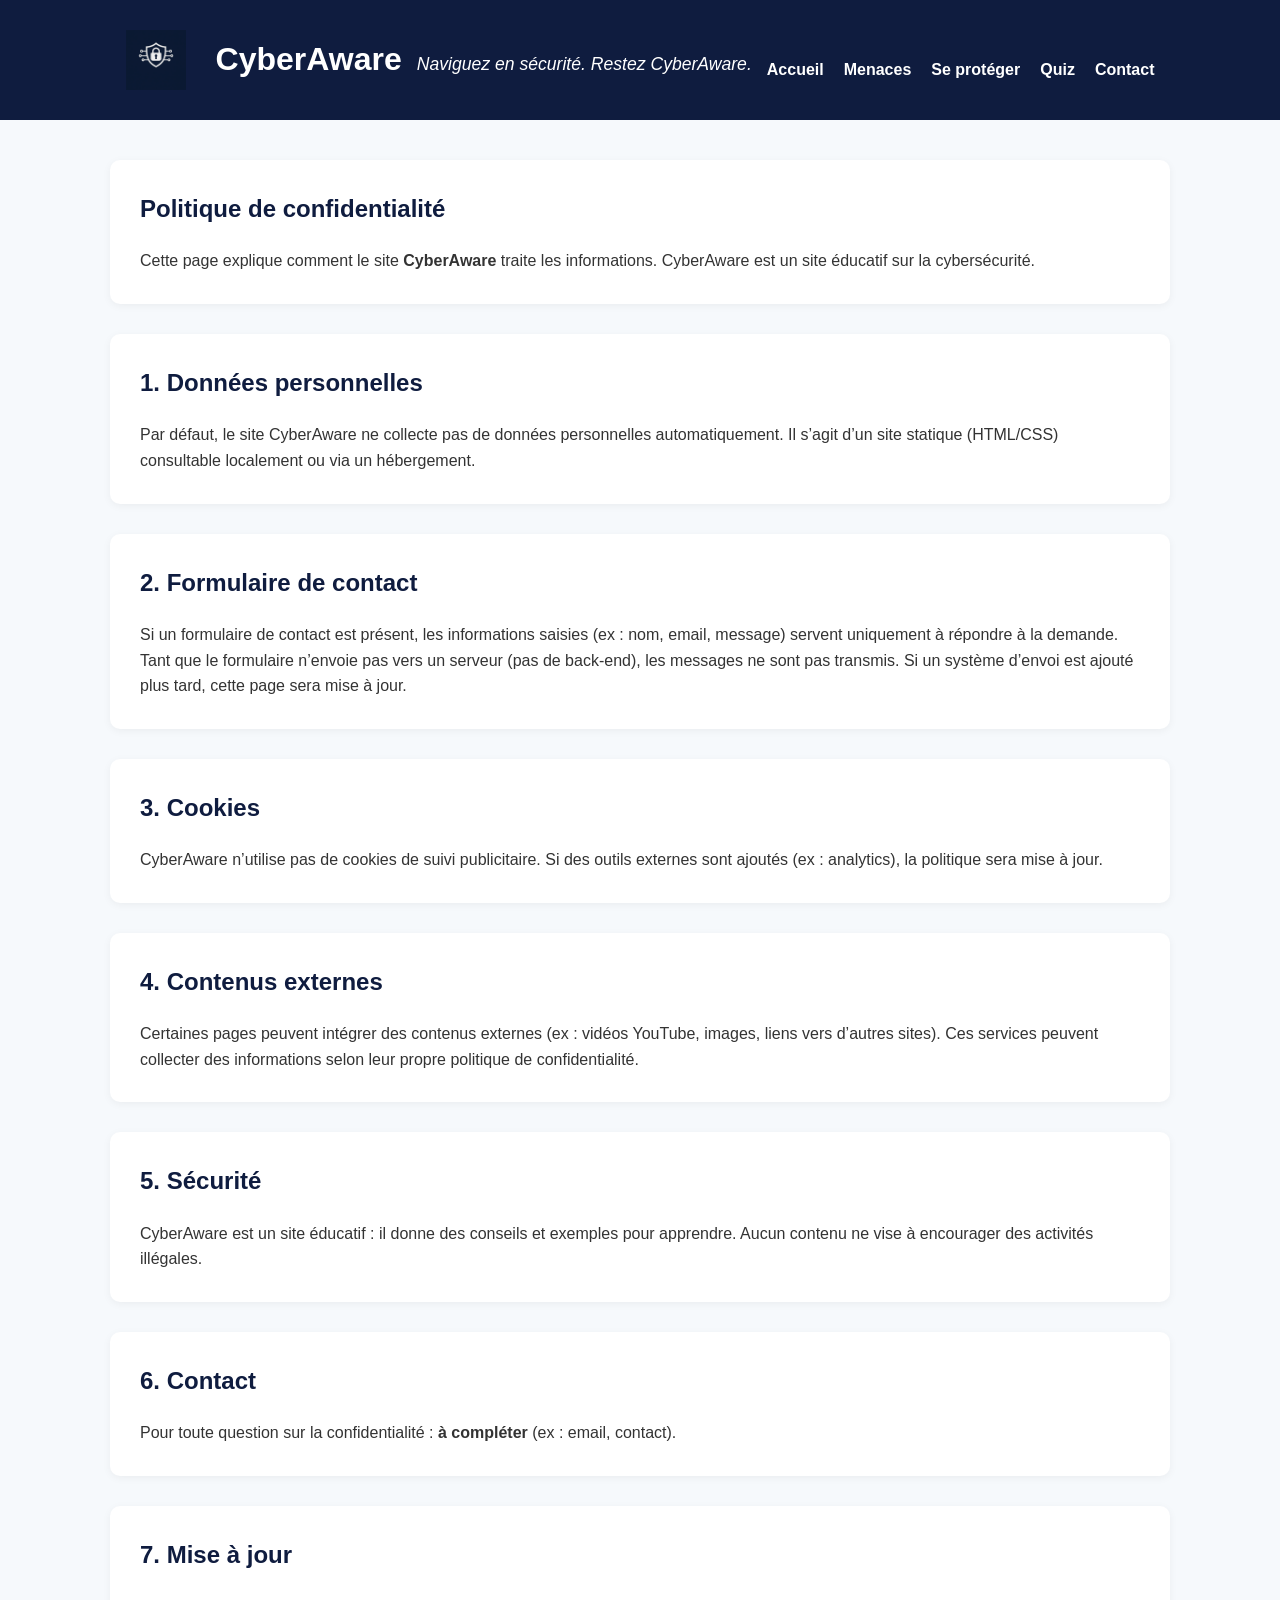
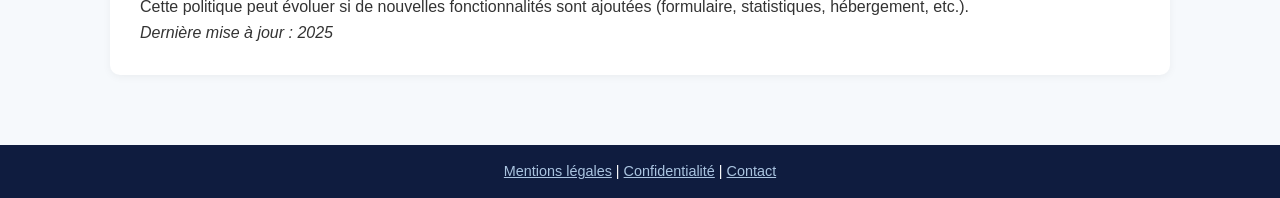
<file: Confidentialité.html>
<!DOCTYPE html>
<html lang="fr">
<head>
  <meta charset="UTF-8">
  <meta name="viewport" content="width=device-width, initial-scale=1.0">
  <title>Politique de confidentialité – CyberAware</title>
  <link rel="stylesheet" href="style.css">
</head>
<body>

<header>
  <img src="img/cyberl.png" alt="Logo CyberAware" class="logo">
  <h1>CyberAware</h1>
  <p class="slogan">Naviguez en sécurité. Restez CyberAware.</p>

  <nav>
    <ul>
      <li><a href="site.html">Accueil</a></li>
      <li><a href="menaces.html">Menaces</a></li>
      <li><a href="protection.html">Se protéger</a></li>
      <li><a href="quiz.html">Quiz</a></li>
      <li><a href="contact.html">Contact</a></li>
    </ul>
  </nav>
</header>

<main>
  <section class="intro">
    <h2>Politique de confidentialité</h2>
    <p>
      Cette page explique comment le site <strong>CyberAware</strong> traite les informations.
      CyberAware est un site éducatif sur la cybersécurité.
    </p>
  </section>

  <section>
    <h2>1. Données personnelles</h2>
    <p>
      Par défaut, le site CyberAware ne collecte pas de données personnelles automatiquement.
      Il s’agit d’un site statique (HTML/CSS) consultable localement ou via un hébergement.
    </p>
  </section>

  <section>
    <h2>2. Formulaire de contact</h2>
    <p>
      Si un formulaire de contact est présent, les informations saisies (ex : nom, email, message)
      servent uniquement à répondre à la demande.
    </p>
    <p>
      Tant que le formulaire n’envoie pas vers un serveur (pas de back-end), les messages ne sont pas transmis.
      Si un système d’envoi est ajouté plus tard, cette page sera mise à jour.
    </p>
  </section>

  <section>
    <h2>3. Cookies</h2>
    <p>
      CyberAware n’utilise pas de cookies de suivi publicitaire.
      Si des outils externes sont ajoutés (ex : analytics), la politique sera mise à jour.
    </p>
  </section>

  <section>
    <h2>4. Contenus externes</h2>
    <p>
      Certaines pages peuvent intégrer des contenus externes (ex : vidéos YouTube, images, liens vers d’autres sites).
      Ces services peuvent collecter des informations selon leur propre politique de confidentialité.
    </p>
  </section>

  <section>
    <h2>5. Sécurité</h2>
    <p>
      CyberAware est un site éducatif : il donne des conseils et exemples pour apprendre.
      Aucun contenu ne vise à encourager des activités illégales.
    </p>
  </section>

  <section>
    <h2>6. Contact</h2>
    <p>
      Pour toute question sur la confidentialité : <strong>à compléter</strong> (ex : email, contact).
    </p>
  </section>

  <section>
    <h2>7. Mise à jour</h2>
    <p>
      Cette politique peut évoluer si de nouvelles fonctionnalités sont ajoutées (formulaire, statistiques, hébergement, etc.).
    </p>
    <p><em>Dernière mise à jour : 2025</em></p>
  </section>
</main>

<footer>
    <a href="Mentions légales.html" style="color:#aac4e0;">Mentions légales</a> |
    <a href="Confidentialité.html" style="color:#aac4e0;">Confidentialité</a> |
    <a href="contact.html" style="color:#aac4e0;">Contact</a>
</footer>

</body>
</html>
</file>
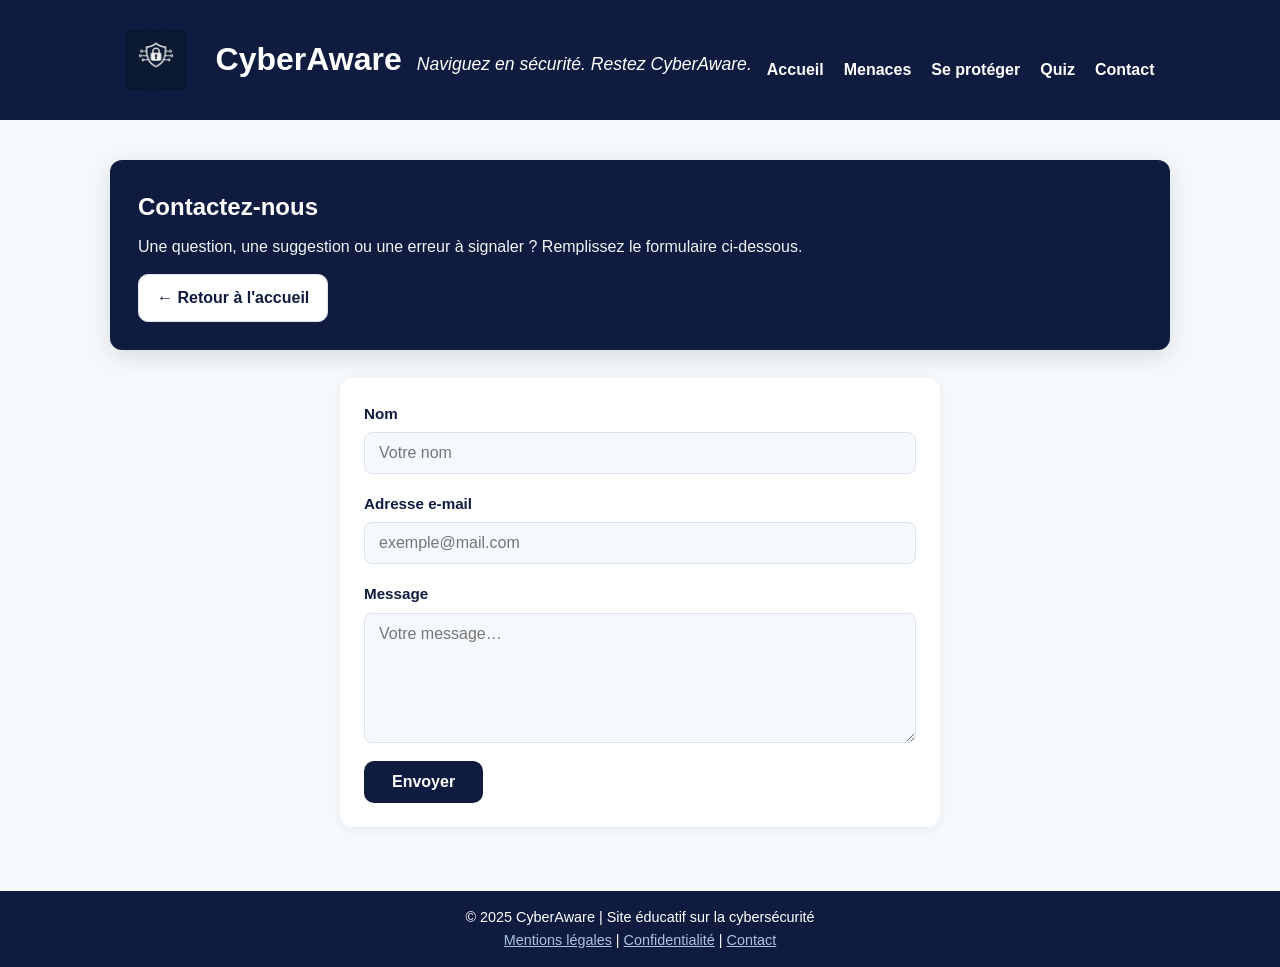
<file: contact.html>
<!DOCTYPE html>
<html lang="fr">
<head>
  <meta charset="UTF-8">
  <meta name="viewport" content="width=device-width, initial-scale=1.0">
  <title>Contact – CyberAware</title>
  <link rel="stylesheet" href="style.css">
  <style>
    .form-group {
      display: flex;
      flex-direction: column;
      gap: 6px;
      margin-bottom: 18px;
    }
    .form-group label {
      font-weight: 700;
      color: #0f1c3f;
      font-size: .95em;
    }
    .form-group input,
    .form-group textarea {
      padding: 11px 14px;
      border: 1.5px solid #dbe3ee;
      border-radius: 8px;
      font-size: 1em;
      font-family: inherit;
      background: #f6f9fc;
      color: #333;
      transition: border-color .2s ease, box-shadow .2s ease;
      outline: none;
    }
    .form-group input:focus,
    .form-group textarea:focus {
      border-color: #0b7dd1;
      box-shadow: 0 0 0 3px rgba(11,125,209,.12);
      background: #fff;
    }
    .form-group textarea { resize: vertical; min-height: 130px; }

    .btn-submit {
      background: #0f1c3f;
      color: #fff;
      padding: 12px 28px;
      border: none;
      border-radius: 10px;
      font-size: 1em;
      font-weight: 700;
      cursor: pointer;
      font-family: inherit;
      transition: background .2s ease, transform .15s ease;
    }
    .btn-submit:hover { background: #0b7dd1; transform: translateY(-1px); }

    .success-msg {
      display: none;
      background: #edfaf1;
      border: 1px solid #a3e6b8;
      border-radius: 10px;
      padding: 16px 20px;
      color: #1a7a3a;
      font-weight: 600;
    }
  </style>
</head>

<body>

<header>
  <img src="img/cyberl.png" alt="Logo CyberAware" class="logo">
  <h1>CyberAware</h1>
  <p class="slogan">Naviguez en sécurité. Restez CyberAware.</p>
  <nav>
    <ul>
      <li><a href="site.html">Accueil</a></li>
      <li><a href="menaces.html">Menaces</a></li>
      <li><a href="protection.html">Se protéger</a></li>
      <li><a href="quiz.html">Quiz</a></li>
      <li><a href="contact.html">Contact</a></li>
    </ul>
  </nav>
</header>

<main>

  <section class="section-hero">
    <h2>Contactez-nous</h2>
    <p>Une question, une suggestion ou une erreur à signaler ? Remplissez le formulaire ci-dessous.</p>
    <div class="cta-row">
      <a href="site.html" class="btn btn-ghost">← Retour à l'accueil</a>
    </div>
  </section>

  <section class="card" style="max-width:600px; margin-left:auto; margin-right:auto;">

    <div id="success_msg" class="success-msg">
      ✅ Message envoyé ! Nous vous répondrons rapidement.
    </div>

    <form id="contact_form" novalidate>

      <div class="form-group">
        <label for="name">Nom</label>
        <input id="name" name="name" type="text" placeholder="Votre nom" />
      </div>

      <div class="form-group">
        <label for="email">Adresse e-mail</label>
        <input id="email" name="email" type="email" placeholder="exemple@mail.com" />
      </div>

      <div class="form-group">
        <label for="message">Message</label>
        <textarea id="message" name="message" placeholder="Votre message…"></textarea>
      </div>

      <button type="submit" class="btn-submit">Envoyer</button>

    </form>

  </section>

</main>

<footer>
  <p>&copy; 2025 CyberAware | Site éducatif sur la cybersécurité</p>
  <p>
    <a href="Mentions légales.html" style="color:#aac4e0;">Mentions légales</a> |
    <a href="Confidentialité.html" style="color:#aac4e0;">Confidentialité</a> |
    <a href="contact.html" style="color:#aac4e0;">Contact</a>
  </p>
</footer>

<script>
  document.getElementById('contact_form').addEventListener('submit', function(e) {
    e.preventDefault();
    document.getElementById('contact_form').style.display = 'none';
    document.getElementById('success_msg').style.display = 'block';
  });
</script>

</body>
</html>
</file>
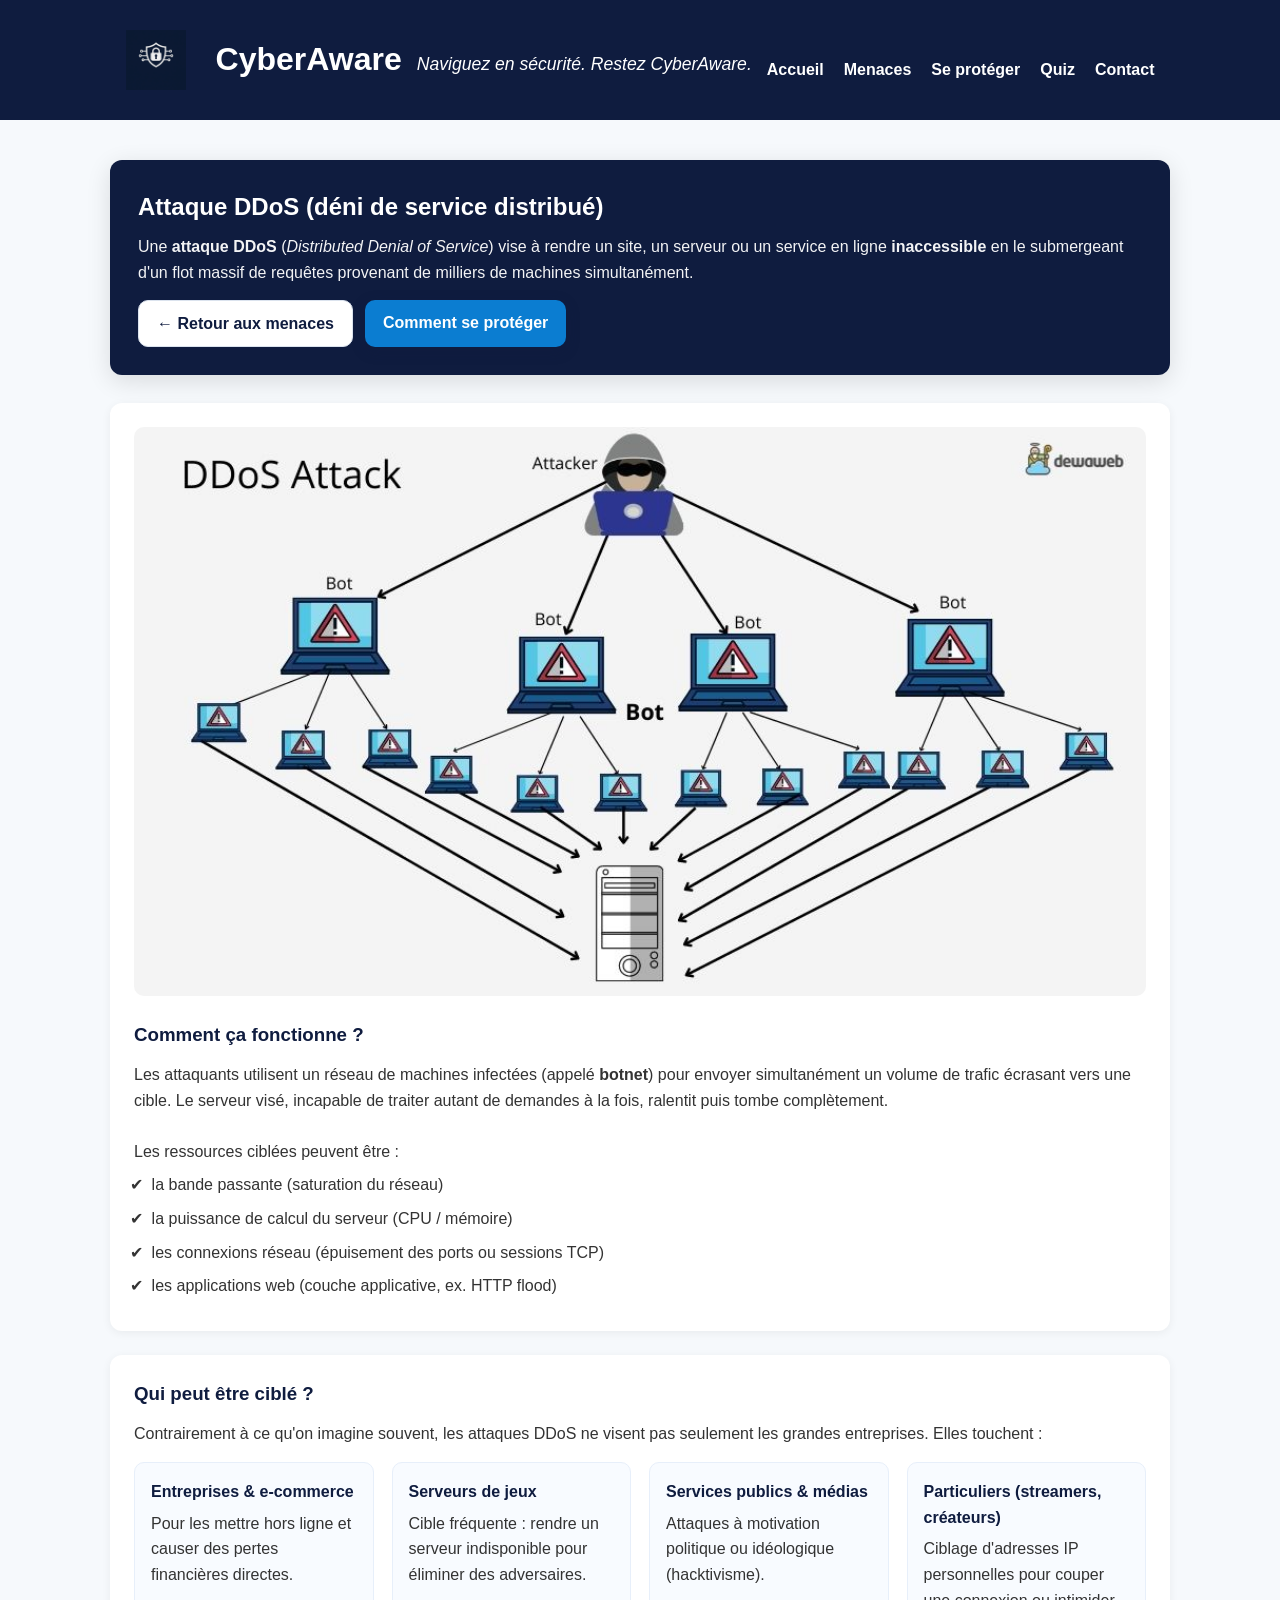
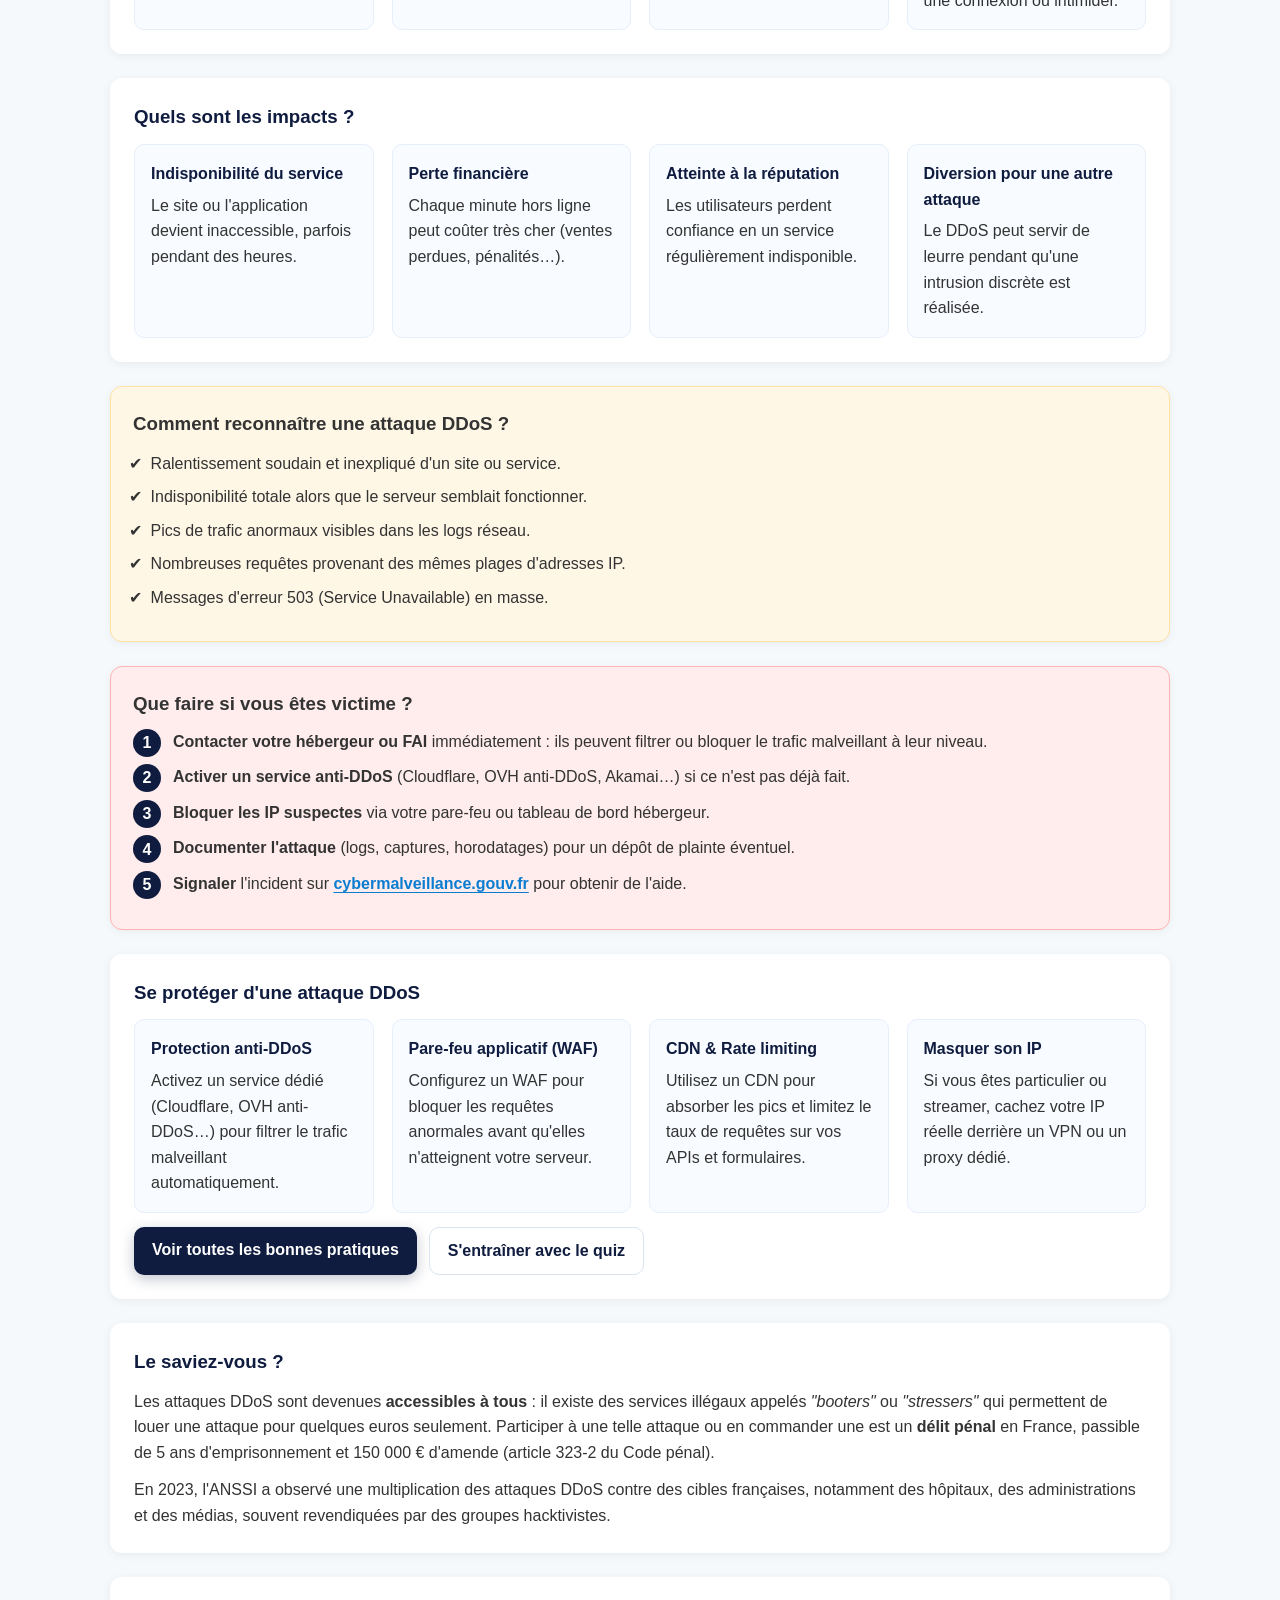
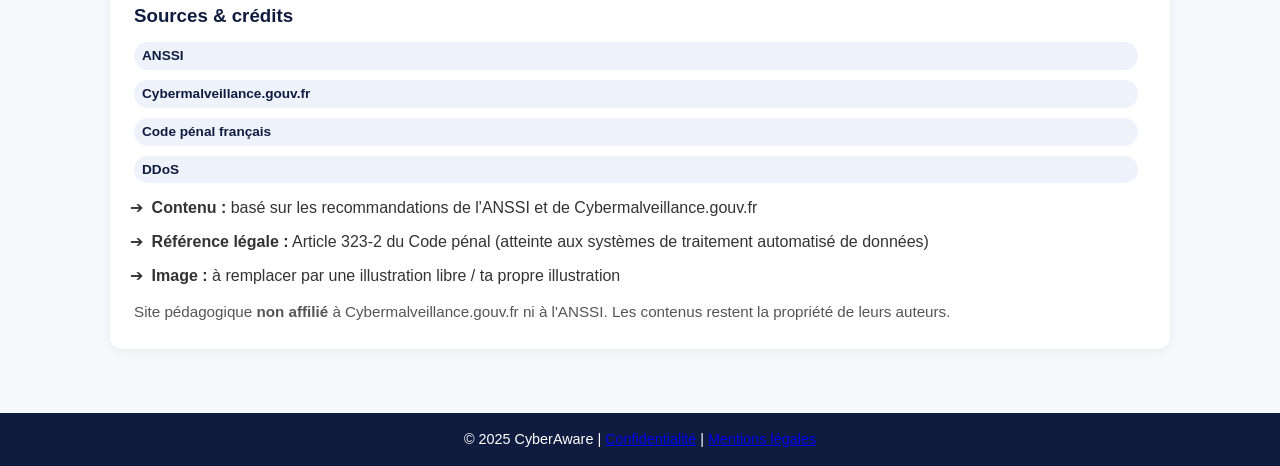
<file: ddos.html>
<!DOCTYPE html>
<html lang="fr">
<head>
  <meta charset="UTF-8">
  <meta name="viewport" content="width=device-width, initial-scale=1.0">
  <title>Attaque DDoS – CyberAware</title>
  <link rel="stylesheet" href="style.css">
</head>

<body>

<header>
  <img src="img/cyberl.png" alt="Logo CyberAware" class="logo">
  <h1>CyberAware</h1>
  <p class="slogan">Naviguez en sécurité. Restez CyberAware.</p>

  <nav>
    <ul>
      <li><a href="site.html">Accueil</a></li>
      <li><a href="menaces.html">Menaces</a></li>
      <li><a href="protection.html">Se protéger</a></li>
      <li><a href="quiz.html">Quiz</a></li>
      <li><a href="contact.html">Contact</a></li>
    </ul>
  </nav>
</header>

<main>

  <!-- HERO -->
  <section class="section-hero">
    <h2>Attaque DDoS (déni de service distribué)</h2>
    <p>
      Une <strong>attaque DDoS</strong> (<em>Distributed Denial of Service</em>) vise à rendre
      un site, un serveur ou un service en ligne <strong>inaccessible</strong> en le submergeant
      d'un flot massif de requêtes provenant de milliers de machines simultanément.
    </p>

    <div class="cta-row">
      <a href="menaces.html" class="btn btn-ghost">← Retour aux menaces</a>
      <a href="protection.html" class="btn btn-secondary">Comment se protéger</a>
    </div>
  </section>

  <!-- CONTENU PRINCIPAL -->
  <section class="card">
    <div class="card-media">
      <img src="img/ddos.png" alt="Illustration d'une attaque DDoS">
    </div>

    <div class="card-body">
      <h3>Comment ça fonctionne ?</h3>
      <p>
        Les attaquants utilisent un réseau de machines infectées (appelé <strong>botnet</strong>)
        pour envoyer simultanément un volume de trafic écrasant vers une cible.
        Le serveur visé, incapable de traiter autant de demandes à la fois, ralentit
        puis tombe complètement.
      </p>
      <br>
      <p>Les ressources ciblées peuvent être :</p>

      <ul class="list-check">
        <li>la bande passante (saturation du réseau)</li>
        <li>la puissance de calcul du serveur (CPU / mémoire)</li>
        <li>les connexions réseau (épuisement des ports ou sessions TCP)</li>
        <li>les applications web (couche applicative, ex. HTTP flood)</li>
      </ul>
    </div>
  </section>

  <!-- QUI EST CIBLÉ -->
  <section class="card">
    <h3>Qui peut être ciblé ?</h3>
    <p style="margin-bottom:16px;">
      Contrairement à ce qu'on imagine souvent, les attaques DDoS ne visent pas seulement
      les grandes entreprises. Elles touchent :
    </p>

    <div class="tips-grid">
      <div class="tip">
        <h4>Entreprises & e-commerce</h4>
        <p>Pour les mettre hors ligne et causer des pertes financières directes.</p>
      </div>

      <div class="tip">
        <h4>Serveurs de jeux</h4>
        <p>Cible fréquente : rendre un serveur indisponible pour éliminer des adversaires.</p>
      </div>

      <div class="tip">
        <h4>Services publics & médias</h4>
        <p>Attaques à motivation politique ou idéologique (hacktivisme).</p>
      </div>

      <div class="tip">
        <h4>Particuliers (streamers, créateurs)</h4>
        <p>Ciblage d'adresses IP personnelles pour couper une connexion ou intimider.</p>
      </div>
    </div>
  </section>

  <!-- RISQUES -->
  <section class="card">
    <h3>Quels sont les impacts ?</h3>

    <div class="tips-grid">
      <div class="tip">
        <h4>Indisponibilité du service</h4>
        <p>Le site ou l'application devient inaccessible, parfois pendant des heures.</p>
      </div>

      <div class="tip">
        <h4>Perte financière</h4>
        <p>Chaque minute hors ligne peut coûter très cher (ventes perdues, pénalités…).</p>
      </div>

      <div class="tip">
        <h4>Atteinte à la réputation</h4>
        <p>Les utilisateurs perdent confiance en un service régulièrement indisponible.</p>
      </div>

      <div class="tip">
        <h4>Diversion pour une autre attaque</h4>
        <p>Le DDoS peut servir de leurre pendant qu'une intrusion discrète est réalisée.</p>
      </div>
    </div>
  </section>

  <!-- COMMENT DÉTECTER -->
  <section class="alert alert-warning">
    <h3>Comment reconnaître une attaque DDoS ?</h3>

    <ul class="list-check" style="margin-top:12px;">
      <li>Ralentissement soudain et inexpliqué d'un site ou service.</li>
      <li>Indisponibilité totale alors que le serveur semblait fonctionner.</li>
      <li>Pics de trafic anormaux visibles dans les logs réseau.</li>
      <li>Nombreuses requêtes provenant des mêmes plages d'adresses IP.</li>
      <li>Messages d'erreur 503 (Service Unavailable) en masse.</li>
    </ul>
  </section>

  <!-- QUE FAIRE -->
  <section class="alert alert-danger">
    <h3>Que faire si vous êtes victime ?</h3>

    <ol class="steps">
      <li><strong>Contacter votre hébergeur ou FAI</strong> immédiatement : ils peuvent filtrer ou bloquer le trafic malveillant à leur niveau.</li>
      <li><strong>Activer un service anti-DDoS</strong> (Cloudflare, OVH anti-DDoS, Akamai…) si ce n'est pas déjà fait.</li>
      <li><strong>Bloquer les IP suspectes</strong> via votre pare-feu ou tableau de bord hébergeur.</li>
      <li><strong>Documenter l'attaque</strong> (logs, captures, horodatages) pour un dépôt de plainte éventuel.</li>
      <li><strong>Signaler</strong> l'incident sur <a href="https://www.cybermalveillance.gouv.fr" target="_blank" rel="noopener" class="source-link">cybermalveillance.gouv.fr</a> pour obtenir de l'aide.</li>
    </ol>
  </section>

  <!-- BONNES PRATIQUES -->
  <section class="card">
    <h3>Se protéger d'une attaque DDoS</h3>
    <div class="tips-grid">
      <div class="tip">
        <h4>Protection anti-DDoS</h4>
        <p>Activez un service dédié (Cloudflare, OVH anti-DDoS…) pour filtrer le trafic malveillant automatiquement.</p>
      </div>
      <div class="tip">
        <h4>Pare-feu applicatif (WAF)</h4>
        <p>Configurez un WAF pour bloquer les requêtes anormales avant qu'elles n'atteignent votre serveur.</p>
      </div>
      <div class="tip">
        <h4>CDN & Rate limiting</h4>
        <p>Utilisez un CDN pour absorber les pics et limitez le taux de requêtes sur vos APIs et formulaires.</p>
      </div>
      <div class="tip">
        <h4>Masquer son IP</h4>
        <p>Si vous êtes particulier ou streamer, cachez votre IP réelle derrière un VPN ou un proxy dédié.</p>
      </div>
    </div>
    <div class="cta-row">
      <a class="btn" href="protection.html">Voir toutes les bonnes pratiques</a>
      <a class="btn btn-ghost" href="quiz.html">S'entraîner avec le quiz</a>
    </div>
  </section>

  <!-- LE SAVIEZ-VOUS -->
  <section class="card">
    <h3>Le saviez-vous ?</h3>
    <p style="margin-bottom:12px;">
      Les attaques DDoS sont devenues <strong>accessibles à tous</strong> : il existe des services illégaux
      appelés <em>"booters"</em> ou <em>"stressers"</em> qui permettent de louer une attaque pour
      quelques euros seulement. Participer à une telle attaque ou en commander une est un
      <strong>délit pénal</strong> en France, passible de 5 ans d'emprisonnement et 150 000 € d'amende
      (article 323-2 du Code pénal).
    </p>
    <p>
      En 2023, l'ANSSI a observé une multiplication des attaques DDoS contre des cibles françaises,
      notamment des hôpitaux, des administrations et des médias, souvent revendiquées par des groupes hacktivistes.
    </p>
  </section>

  <!-- SOURCES -->
  <section class="card" aria-label="Sources et crédits">
    <h3 style="color:#0f1c3f; margin-bottom:12px;">Sources & crédits</h3>

    <div class="chips" style="margin-bottom:12px;">
      <span class="chip">ANSSI</span>
      <span class="chip">Cybermalveillance.gouv.fr</span>
      <span class="chip">Code pénal français</span>
      <span class="chip">DDoS</span>
    </div>

    <ul class="list-arrow">
      <li><strong>Contenu :</strong> basé sur les recommandations de l'ANSSI et de Cybermalveillance.gouv.fr</li>
      <li><strong>Référence légale :</strong> Article 323-2 du Code pénal (atteinte aux systèmes de traitement automatisé de données)</li>
      <li><strong>Image :</strong> à remplacer par une illustration libre / ta propre illustration</li>
    </ul>

    <p class="source-note">
      Site pédagogique <strong>non affilié</strong> à Cybermalveillance.gouv.fr ni à l'ANSSI.
      Les contenus restent la propriété de leurs auteurs.
    </p>
  </section>

</main>

<footer>
  <p>
    &copy; 2025 CyberAware |
    <a href="Confidentialité.html">Confidentialité</a> |
    <a href="Mentions légales.html">Mentions légales</a>
  </p>
</footer>

</body>
</html>
</file>
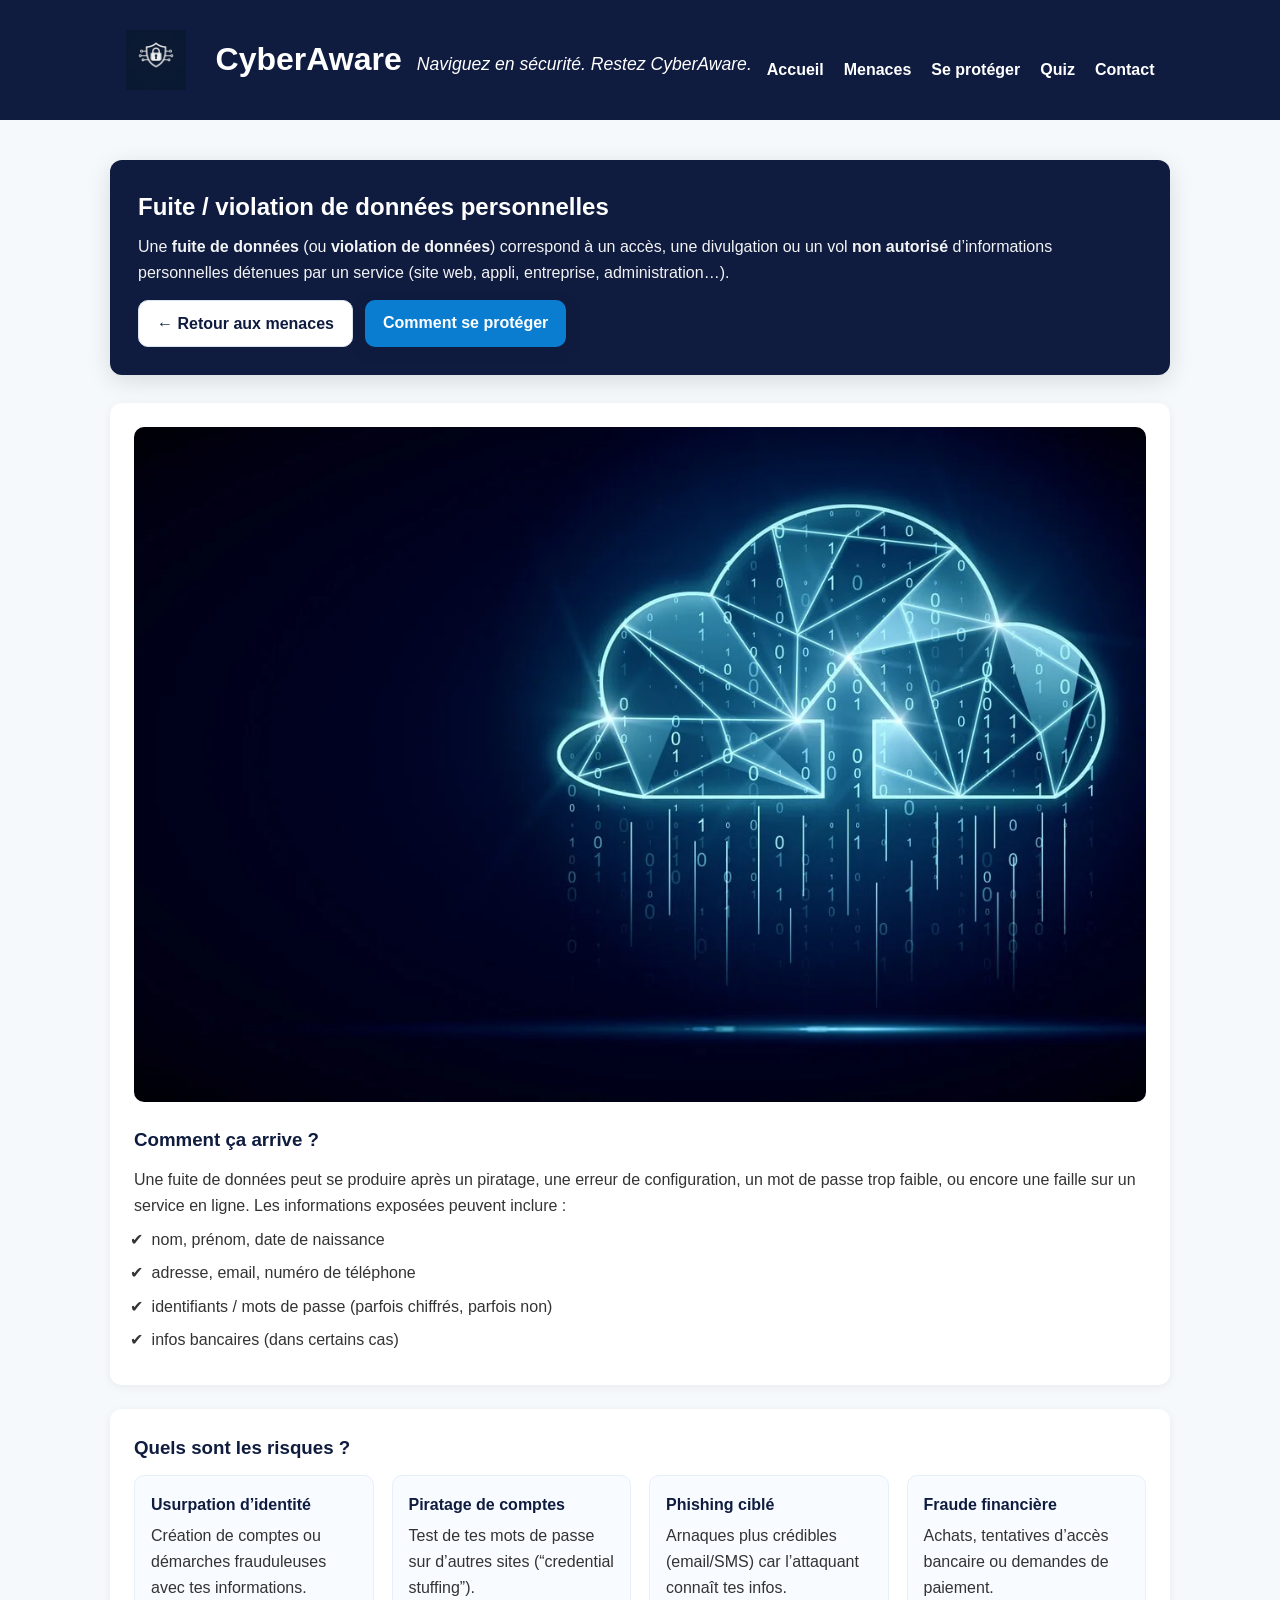
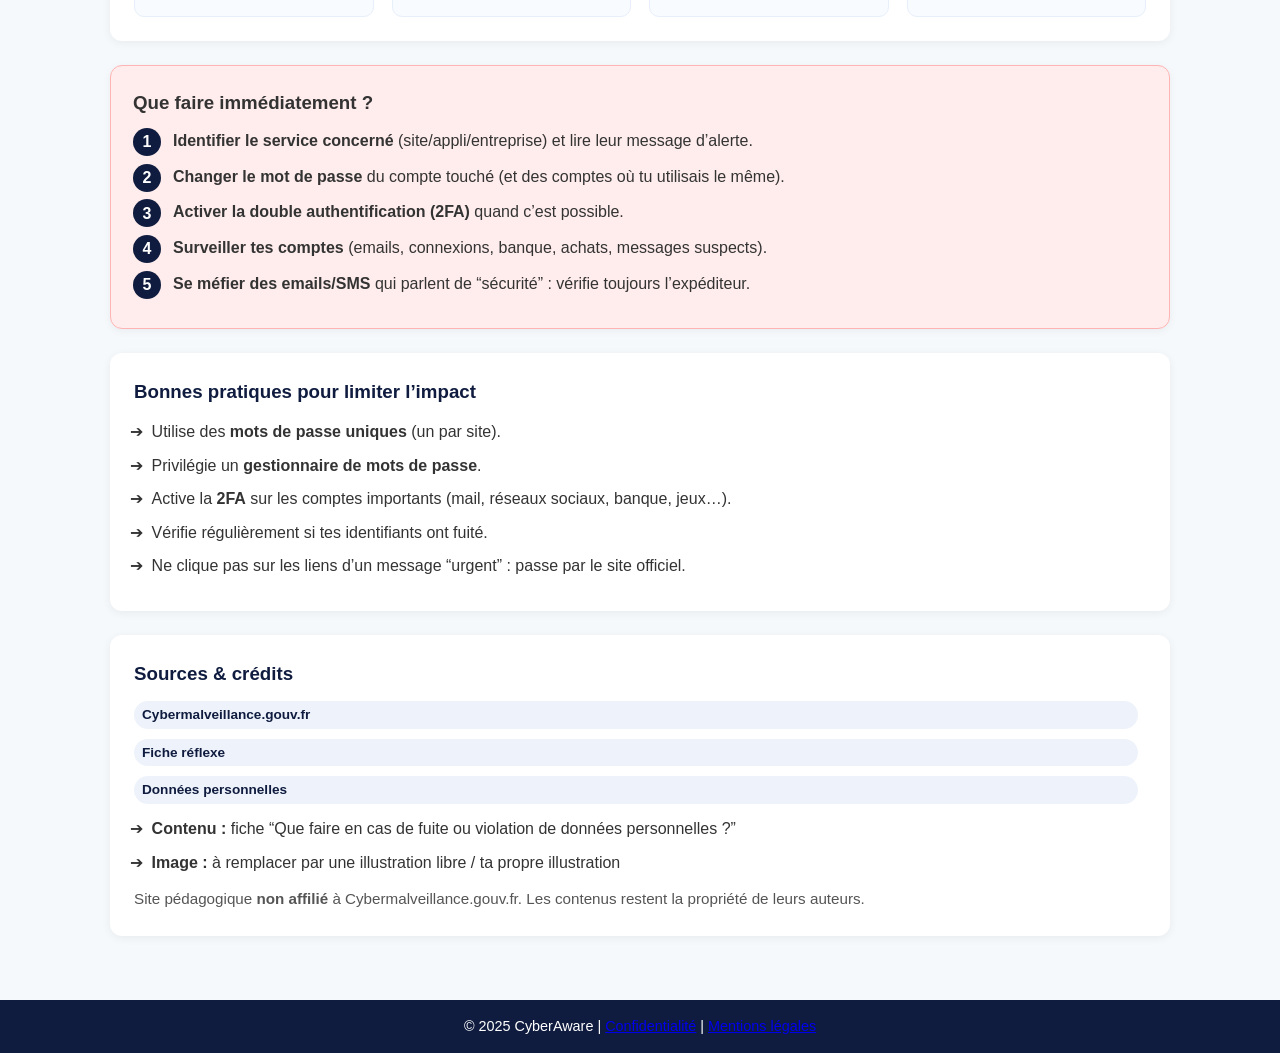
<file: fuite données personnelles.html>
<!DOCTYPE html>
<html lang="fr">
<head>
  <meta charset="UTF-8">
  <meta name="viewport" content="width=device-width, initial-scale=1.0">
  <title>Fuite de données – CyberAware</title>
  <link rel="stylesheet" href="style.css">
</head>

<body>

<header>
  <img src="img/cyberl.png" alt="Logo CyberAware" class="logo">
  <h1>CyberAware</h1>
  <p class="slogan">Naviguez en sécurité. Restez CyberAware.</p>

  <nav>
    <ul>
      <li><a href="site.html">Accueil</a></li>
      <li><a href="menaces.html">Menaces</a></li>
      <li><a href="protection.html">Se protéger</a></li>
      <li><a href="quiz.html">Quiz</a></li>
      <li><a href="contact.html">Contact</a></li>
    </ul>
  </nav>
</header>

<main>

  <!-- HERO -->
  <section class="section-hero">
    <h2>Fuite / violation de données personnelles</h2>
    <p>
      Une <strong>fuite de données</strong> (ou <strong>violation de données</strong>) correspond à un accès,
      une divulgation ou un vol <strong>non autorisé</strong> d’informations personnelles détenues par un service
      (site web, appli, entreprise, administration…).
    </p>

    <div class="cta-row">
      <a href="menaces.html" class="btn btn-ghost">← Retour aux menaces</a>
      <a href="protection.html" class="btn btn-secondary">Comment se protéger</a>
    </div>
  </section>

  <!-- CONTENU PRINCIPAL -->
  <section class="card">
    <div class="card-media">
      <img src="img/fuite-de-donnee.png" alt="Illustration de fuite de données">
    </div>

    <div class="card-body">
      <h3>Comment ça arrive ?</h3>
      <p>
        Une fuite de données peut se produire après un piratage, une erreur de configuration,
        un mot de passe trop faible, ou encore une faille sur un service en ligne.
        Les informations exposées peuvent inclure :
      </p>

      <ul class="list-check">
        <li>nom, prénom, date de naissance</li>
        <li>adresse, email, numéro de téléphone</li>
        <li>identifiants / mots de passe (parfois chiffrés, parfois non)</li>
        <li>infos bancaires (dans certains cas)</li>
      </ul>
    </div>
  </section>

  <!-- RISQUES -->
  <section class="card">
    <h3>Quels sont les risques ?</h3>

    <div class="tips-grid">
      <div class="tip">
        <h4>Usurpation d’identité</h4>
        <p>Création de comptes ou démarches frauduleuses avec tes informations.</p>
      </div>

      <div class="tip">
        <h4>Piratage de comptes</h4>
        <p>Test de tes mots de passe sur d’autres sites (“credential stuffing”).</p>
      </div>

      <div class="tip">
        <h4>Phishing ciblé</h4>
        <p>Arnaques plus crédibles (email/SMS) car l’attaquant connaît tes infos.</p>
      </div>

      <div class="tip">
        <h4>Fraude financière</h4>
        <p>Achats, tentatives d’accès bancaire ou demandes de paiement.</p>
      </div>
    </div>
  </section>

  <!-- QUE FAIRE -->
  <section class="alert alert-danger">
    <h3>Que faire immédiatement ?</h3>

    <ol class="steps">
      <li><strong>Identifier le service concerné</strong> (site/appli/entreprise) et lire leur message d’alerte.</li>
      <li><strong>Changer le mot de passe</strong> du compte touché (et des comptes où tu utilisais le même).</li>
      <li><strong>Activer la double authentification (2FA)</strong> quand c’est possible.</li>
      <li><strong>Surveiller tes comptes</strong> (emails, connexions, banque, achats, messages suspects).</li>
      <li><strong>Se méfier des emails/SMS</strong> qui parlent de “sécurité” : vérifie toujours l’expéditeur.</li>
    </ol>
  </section>

  <!-- BONNES PRATIQUES -->
  <section class="card">
    <h3>Bonnes pratiques pour limiter l’impact</h3>
    <ul class="list-arrow">
      <li>Utilise des <strong>mots de passe uniques</strong> (un par site).</li>
      <li>Privilégie un <strong>gestionnaire de mots de passe</strong>.</li>
      <li>Active la <strong>2FA</strong> sur les comptes importants (mail, réseaux sociaux, banque, jeux…).</li>
      <li>Vérifie régulièrement si tes identifiants ont fuité.</li>
      <li>Ne clique pas sur les liens d’un message “urgent” : passe par le site officiel.</li>
    </ul>
  </section>

  <!-- SOURCES -->
  <section class="card" aria-label="Sources et crédits">
    <h3 style="color:#0f1c3f; margin-bottom:12px;">Sources & crédits</h3>

    <div class="chips" style="margin-bottom:12px;">
      <span class="chip">Cybermalveillance.gouv.fr</span>
      <span class="chip">Fiche réflexe</span>
      <span class="chip">Données personnelles</span>
    </div>

    <ul class="list-arrow">
      <li><strong>Contenu :</strong> fiche “Que faire en cas de fuite ou violation de données personnelles ?”</li>
      <li><strong>Image :</strong> à remplacer par une illustration libre / ta propre illustration</li>
    </ul>

    <p class="source-note">
      Site pédagogique <strong>non affilié</strong> à Cybermalveillance.gouv.fr.
      Les contenus restent la propriété de leurs auteurs.
    </p>
  </section>

</main>

<footer>
  <p>
    &copy; 2025 CyberAware |
    <a href="Confidentialité.html">Confidentialité</a> |
    <a href="Mentions légales.html">Mentions légales</a>
  </p>
</footer>

</body>
</html>
</file>
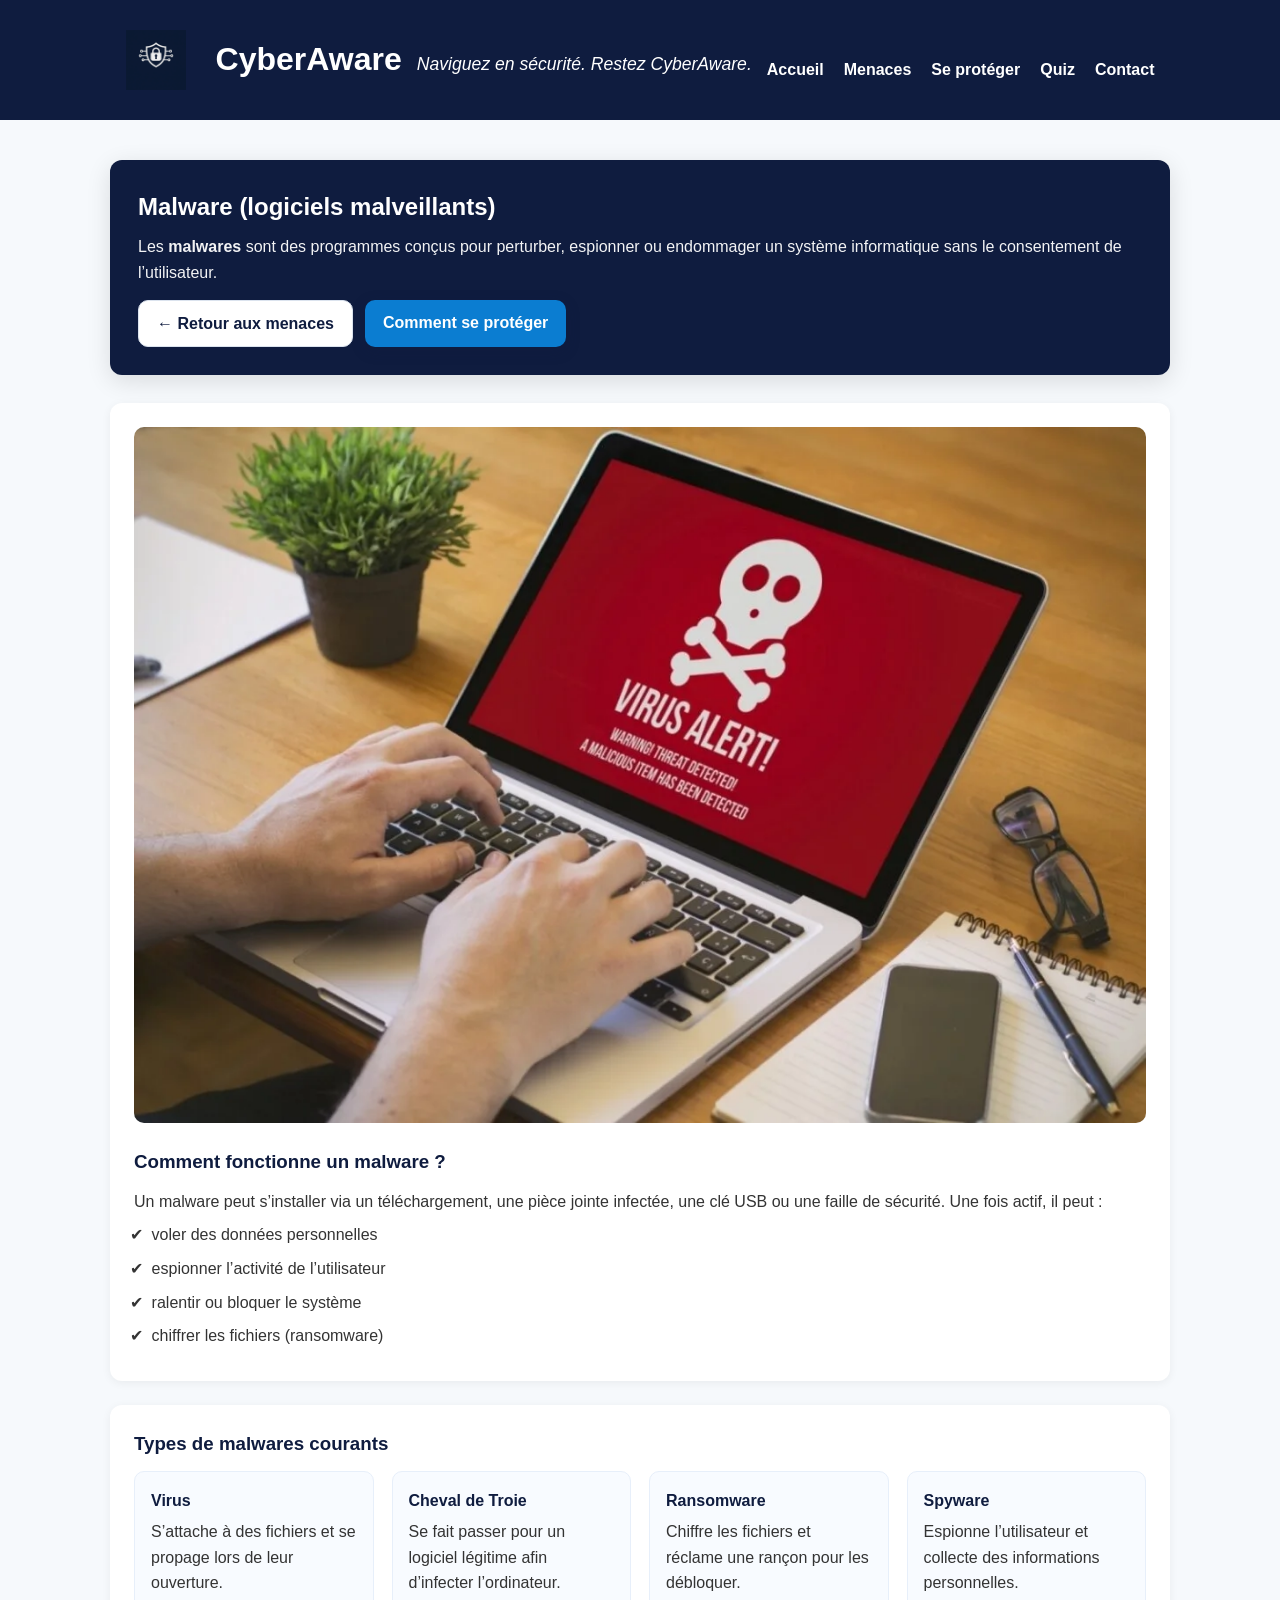
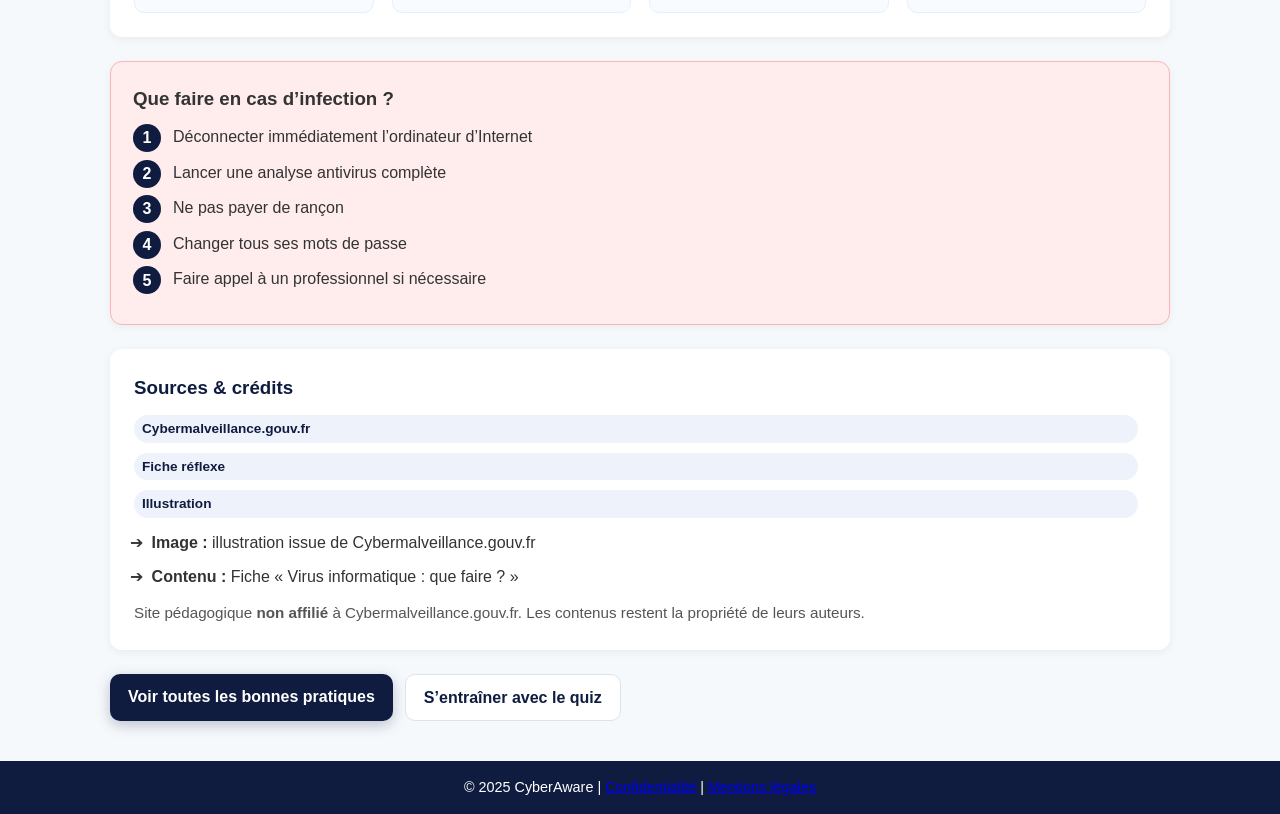
<file: malware.html>
<!DOCTYPE html>
<html lang="fr">
<head>
  <meta charset="UTF-8">
  <meta name="viewport" content="width=device-width, initial-scale=1.0">
  <title>Malware – CyberAware</title>
  <link rel="stylesheet" href="style.css">
</head>

<body>

<header>
  <img src="img/cyberl.png" alt="Logo CyberAware" class="logo">
  <h1>CyberAware</h1>
  <p class="slogan">Naviguez en sécurité. Restez CyberAware.</p>

  <nav>
    <ul>
      <li><a href="site.html">Accueil</a></li>
      <li><a href="menaces.html">Menaces</a></li>
      <li><a href="protection.html">Se protéger</a></li>
      <li><a href="quiz.html">Quiz</a></li>
      <li><a href="contact.html">Contact</a></li>
    </ul>
  </nav>
</header>

<main>

  <!-- HERO -->
  <section class="section-hero">
    <h2>Malware (logiciels malveillants)</h2>
    <p>
      Les <strong>malwares</strong> sont des programmes conçus pour perturber,
      espionner ou endommager un système informatique sans le consentement de l’utilisateur.
    </p>

    <div class="cta-row">
      <a href="menaces.html" class="btn btn-ghost">← Retour aux menaces</a>
      <a href="protection.html" class="btn btn-secondary">Comment se protéger</a>
    </div>
  </section>

  <!-- CONTENU PRINCIPAL -->
  <section class="card">
    <div class="card-media">
      <img src="img/virus.png" alt="Alerte de logiciel malveillant">
    </div>

    <div class="card-body">
      <h3>Comment fonctionne un malware ?</h3>
      <p>
        Un malware peut s’installer via un téléchargement, une pièce jointe infectée,
        une clé USB ou une faille de sécurité. Une fois actif, il peut :
      </p>

      <ul class="list-check">
        <li>voler des données personnelles</li>
        <li>espionner l’activité de l’utilisateur</li>
        <li>ralentir ou bloquer le système</li>
        <li>chiffrer les fichiers (ransomware)</li>
      </ul>
    </div>
  </section>

  <!-- TYPES DE MALWARES -->
  <section class="card">
    <h3>Types de malwares courants</h3>

    <div class="tips-grid">
      <div class="tip">
        <h4>Virus</h4>
        <p>S’attache à des fichiers et se propage lors de leur ouverture.</p>
      </div>

      <div class="tip">
        <h4>Cheval de Troie</h4>
        <p>Se fait passer pour un logiciel légitime afin d’infecter l’ordinateur.</p>
      </div>

      <div class="tip">
        <h4>Ransomware</h4>
        <p>Chiffre les fichiers et réclame une rançon pour les débloquer.</p>
      </div>

      <div class="tip">
        <h4>Spyware</h4>
        <p>Espionne l’utilisateur et collecte des informations personnelles.</p>
      </div>
    </div>
  </section>

  <!-- QUE FAIRE -->
  <section class="alert alert-danger">
    <h3>Que faire en cas d’infection ?</h3>

    <ol class="steps">
      <li>Déconnecter immédiatement l’ordinateur d’Internet</li>
      <li>Lancer une analyse antivirus complète</li>
      <li>Ne pas payer de rançon</li>
      <li>Changer tous ses mots de passe</li>
      <li>Faire appel à un professionnel si nécessaire</li>
    </ol>
  </section>

  <!-- SOURCES -->
  <section class="card" aria-label="Sources et crédits">
    <h3 style="color:#0f1c3f; margin-bottom:12px;">Sources & crédits</h3>

    <div class="chips" style="margin-bottom:12px;">
      <span class="chip">Cybermalveillance.gouv.fr</span>
      <span class="chip">Fiche réflexe</span>
      <span class="chip">Illustration</span>
    </div>

    <ul class="list-arrow">
      <li><strong>Image :</strong> illustration issue de Cybermalveillance.gouv.fr</li>
      <li><strong>Contenu :</strong> Fiche « Virus informatique : que faire ? »</li>
    
        </a>
      </li>
    </ul>

    <p class="source-note">
      Site pédagogique <strong>non affilié</strong> à Cybermalveillance.gouv.fr.
      Les contenus restent la propriété de leurs auteurs.
    </p>
  </section>
 <div class="cta-row">
      <a class="btn" href="protection.html">Voir toutes les bonnes pratiques</a>
      <a class="btn btn-ghost" href="quiz.html">S’entraîner avec le quiz</a>
    </div>
</main>

<footer>
  <p>
    &copy; 2025 CyberAware |
    <a href="Confidentialité.html">Confidentialité</a> |
    <a href="Mentions légales.html">Mentions légales</a>
  </p>
</footer>

</body>
</html>
</file>
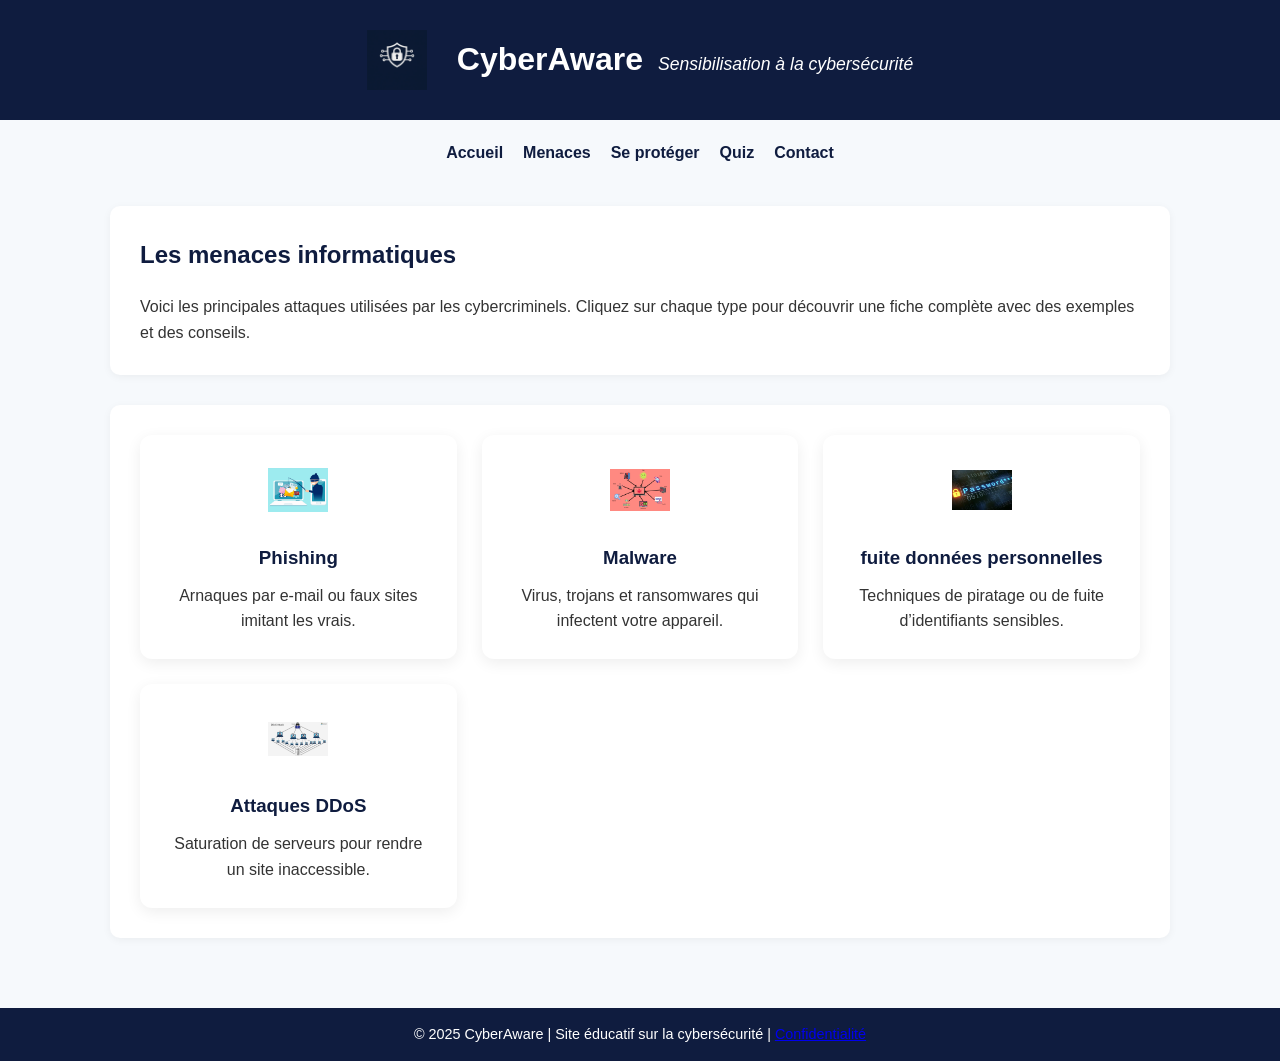
<file: menaces.html>
<!DOCTYPE html>
<html lang="fr">
<head>
  <meta charset="UTF-8">
  <title>Les menaces informatiques</title>
  <link rel="stylesheet" href="style.css">
</head>
<body>

  <!-- HEADER -->
  <header>
    <img src="img/cyberl.png" alt="Logo CyberAware" class="logo">
    <h1>CyberAware</h1>
    <p class="slogan">Sensibilisation à la cybersécurité</p>
  </header>

  <!-- NAVIGATION -->
  <nav>
    <ul>
      <li><a href="site.html"><span style="color: #0F1C3F;">Accueil</span></a></li>
      <li><a href="menaces.html"><span style="color: #0F1C3F;">Menaces</span></a></li>
      <li><a href="protection.html"><span style="color:#0F1C3F;">Se protéger</span></a></li>
      <li><a href="quiz.html"><span style="color: #0F1C3F;">Quiz</span></a></li>
      <li><a href="contact.html"><span style="color: #0F1C3F;">Contact</span></a></li>
    </ul>
  </nav>

  <!-- CONTENU PRINCIPAL -->
  <main>
    <section class="intro">
      <h2>Les menaces informatiques</h2>
      <p>Voici les principales attaques utilisées par les cybercriminels. Cliquez sur chaque type pour découvrir une fiche complète avec des exemples et des conseils.</p>
    </section>

    <section class="cartes-menaces">
      <a href="phishing.html" class="carte-menace">
        <img src="img/phishing.png" alt="Icône phishing">
        <h3>Phishing</h3>
        <p>Arnaques par e-mail ou faux sites imitant les vrais.</p>
      </a>
      <a href="malware.html" class="carte-menace">
        <img src="img/malware.png" alt="Icône malware">
        <h3>Malware</h3>
        <p>Virus, trojans et ransomwares qui infectent votre appareil.</p>
      </a>
      <a href="fuite données personnelles.html" class="carte-menace">
        <img src="img/password.png" alt="Icône mot de passe">
        <h3>fuite données personnelles</h3>
        <p>Techniques de piratage ou de fuite d’identifiants sensibles.</p>
      </a>
      <a href="ddos.html" class="carte-menace">
        <img src="img/ddos.png" alt="Icône DDoS">
        <h3>Attaques DDoS</h3>
        <p>Saturation de serveurs pour rendre un site inaccessible.</p>
      </a>
    </section>
  </main>

  <!-- FOOTER -->
  <footer>
  <p>
    &copy; 2025 CyberAware | Site éducatif sur la cybersécurité |
    <a href="confidentialite.html">Confidentialité</a>
  </p>
</footer>


</body>
</html>
</file>
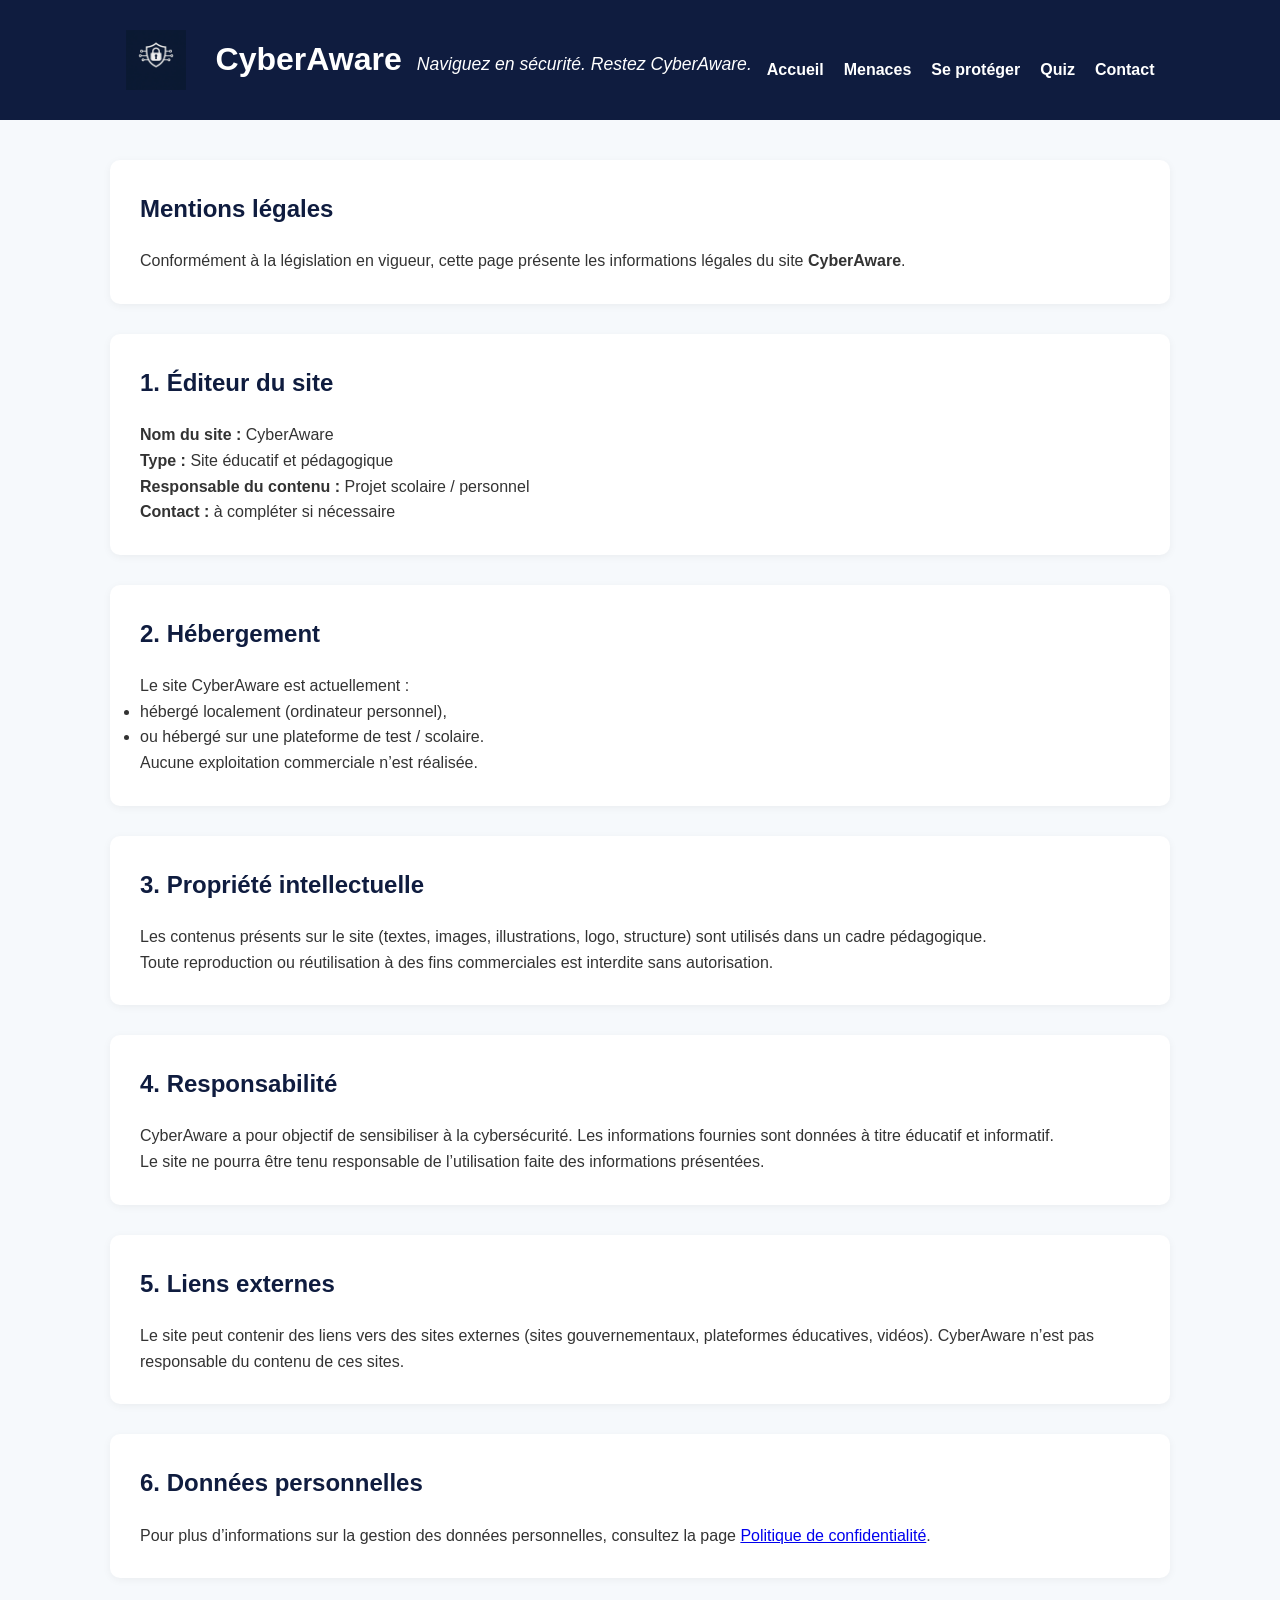
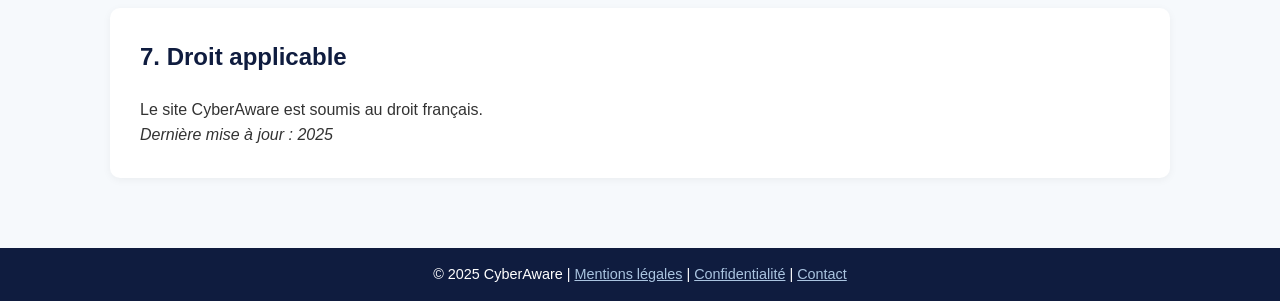
<file: Mentions légales.html>
<!DOCTYPE html>
<html lang="fr">
<head>
  <meta charset="UTF-8">
  <meta name="viewport" content="width=device-width, initial-scale=1.0">
  <title>Mentions légales – CyberAware</title>
  <link rel="stylesheet" href="style.css">
</head>
<body>

<header>
  <img src="img/cyberl.png" alt="Logo CyberAware" class="logo">
  <h1>CyberAware</h1>
  <p class="slogan">Naviguez en sécurité. Restez CyberAware.</p>

  <nav>
    <ul>
      <li><a href="site.html">Accueil</a></li>
      <li><a href="menaces.html">Menaces</a></li>
      <li><a href="protection.html">Se protéger</a></li>
      <li><a href="quiz.html">Quiz</a></li>
      <li><a href="contact.html">Contact</a></li>
    </ul>
  </nav>
</header>

<main>
  <section class="intro">
    <h2>Mentions légales</h2>
    <p>
      Conformément à la législation en vigueur, cette page présente les informations légales du site <strong>CyberAware</strong>.
    </p>
  </section>

  <section>
    <h2>1. Éditeur du site</h2>
    <p>
      <strong>Nom du site :</strong> CyberAware<br>
      <strong>Type :</strong> Site éducatif et pédagogique<br>
      <strong>Responsable du contenu :</strong> Projet scolaire / personnel<br>
      <strong>Contact :</strong> à compléter si nécessaire
    </p>
  </section>

  <section>
    <h2>2. Hébergement</h2>
    <p>
      Le site CyberAware est actuellement :
    </p>
    <ul>
      <li>hébergé localement (ordinateur personnel),</li>
      <li>ou hébergé sur une plateforme de test / scolaire.</li>
    </ul>
    <p>
      Aucune exploitation commerciale n’est réalisée.
    </p>
  </section>

  <section>
    <h2>3. Propriété intellectuelle</h2>
    <p>
      Les contenus présents sur le site (textes, images, illustrations, logo, structure) sont utilisés
      dans un cadre pédagogique.
    </p>
    <p>
      Toute reproduction ou réutilisation à des fins commerciales est interdite sans autorisation.
    </p>
  </section>

  <section>
    <h2>4. Responsabilité</h2>
    <p>
      CyberAware a pour objectif de sensibiliser à la cybersécurité.
      Les informations fournies sont données à titre éducatif et informatif.
    </p>
    <p>
      Le site ne pourra être tenu responsable de l’utilisation faite des informations présentées.
    </p>
  </section>

  <section>
    <h2>5. Liens externes</h2>
    <p>
      Le site peut contenir des liens vers des sites externes (sites gouvernementaux, plateformes éducatives, vidéos).
      CyberAware n’est pas responsable du contenu de ces sites.
    </p>
  </section>

  <section>
    <h2>6. Données personnelles</h2>
    <p>
      Pour plus d’informations sur la gestion des données personnelles, consultez la page
      <a href="Confidentialité.html">Politique de confidentialité</a>.
    </p>
  </section>

  <section>
    <h2>7. Droit applicable</h2>
    <p>
      Le site CyberAware est soumis au droit français.
    </p>
    <p><em>Dernière mise à jour : 2025</em></p>
  </section>
</main>

<footer>
  <p>
    &copy; 2025 CyberAware |
    <a href="Mentions légales.html" style="color:#aac4e0;">Mentions légales</a> |
    <a href="Confidentialité.html" style="color:#aac4e0;">Confidentialité</a> |
    <a href="contact.html" style="color:#aac4e0;">Contact</a>
  </p>
</footer>

</body>
</html>
</file>
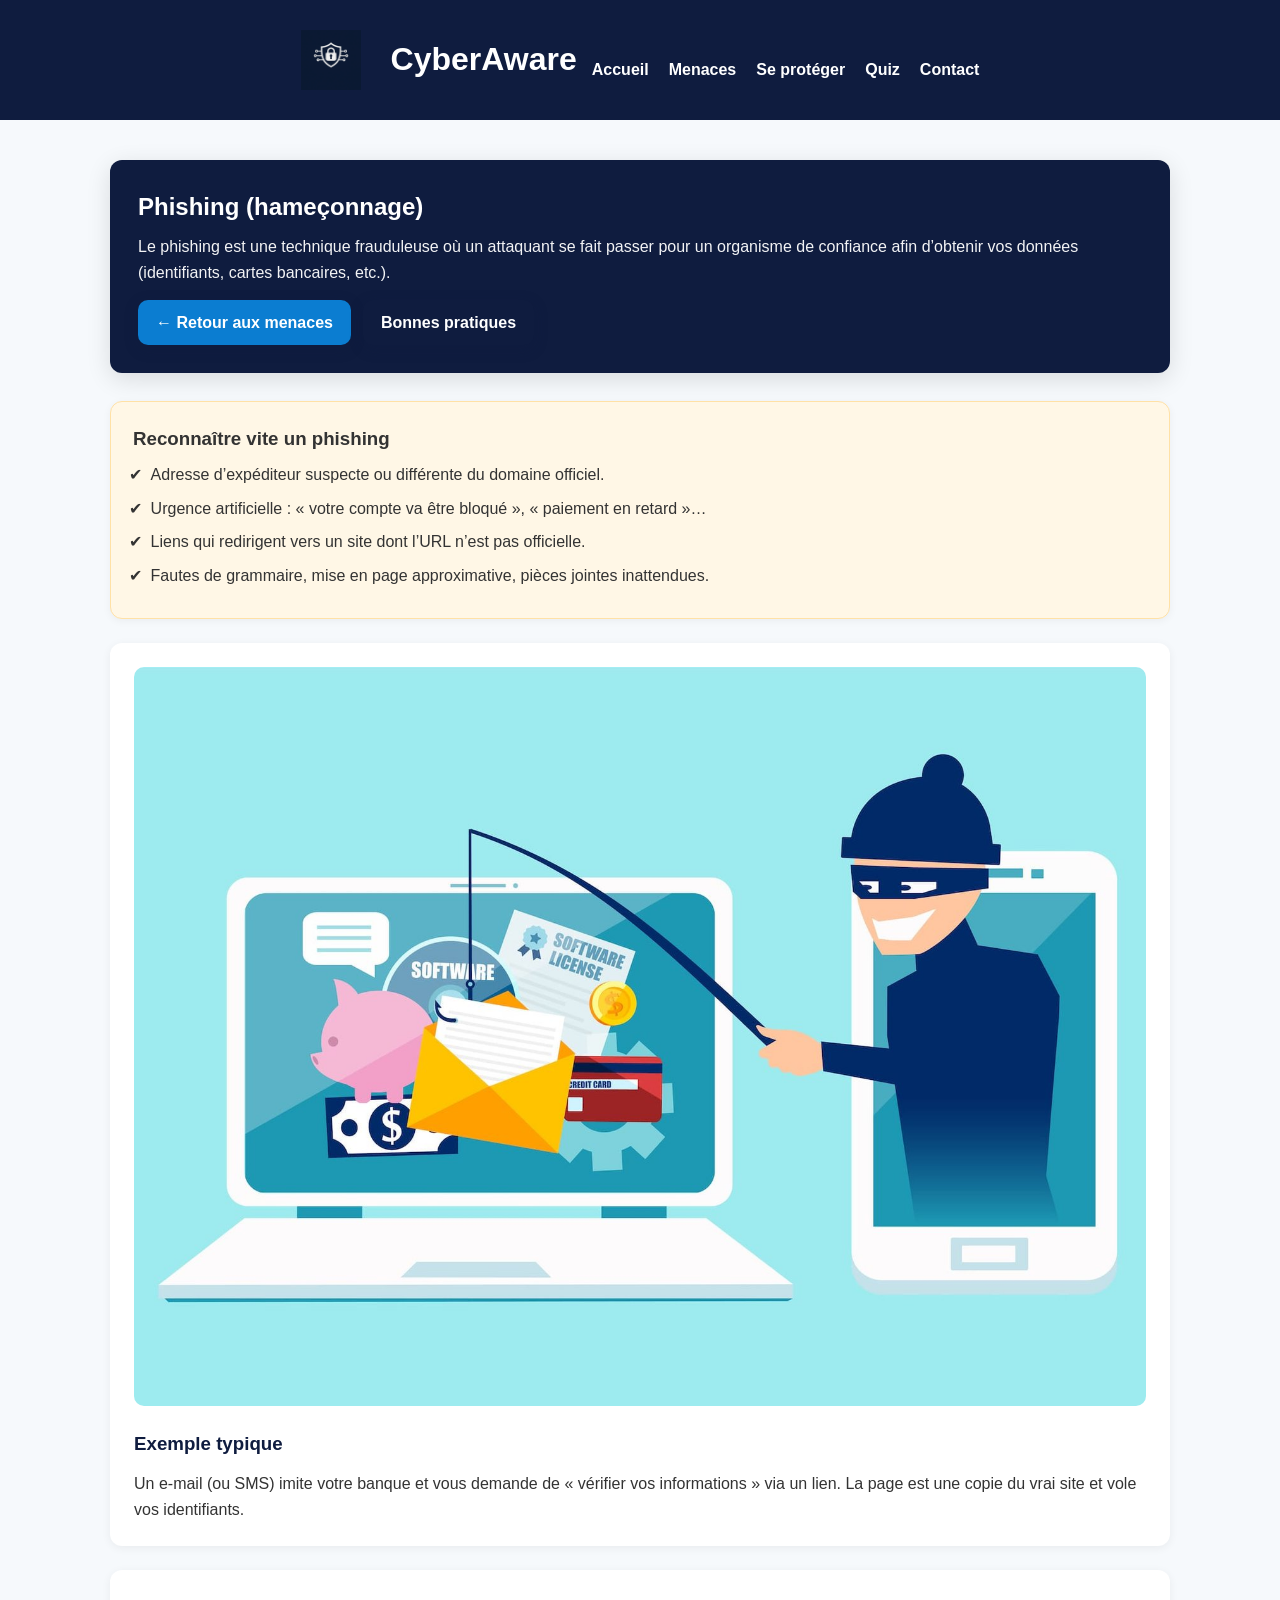
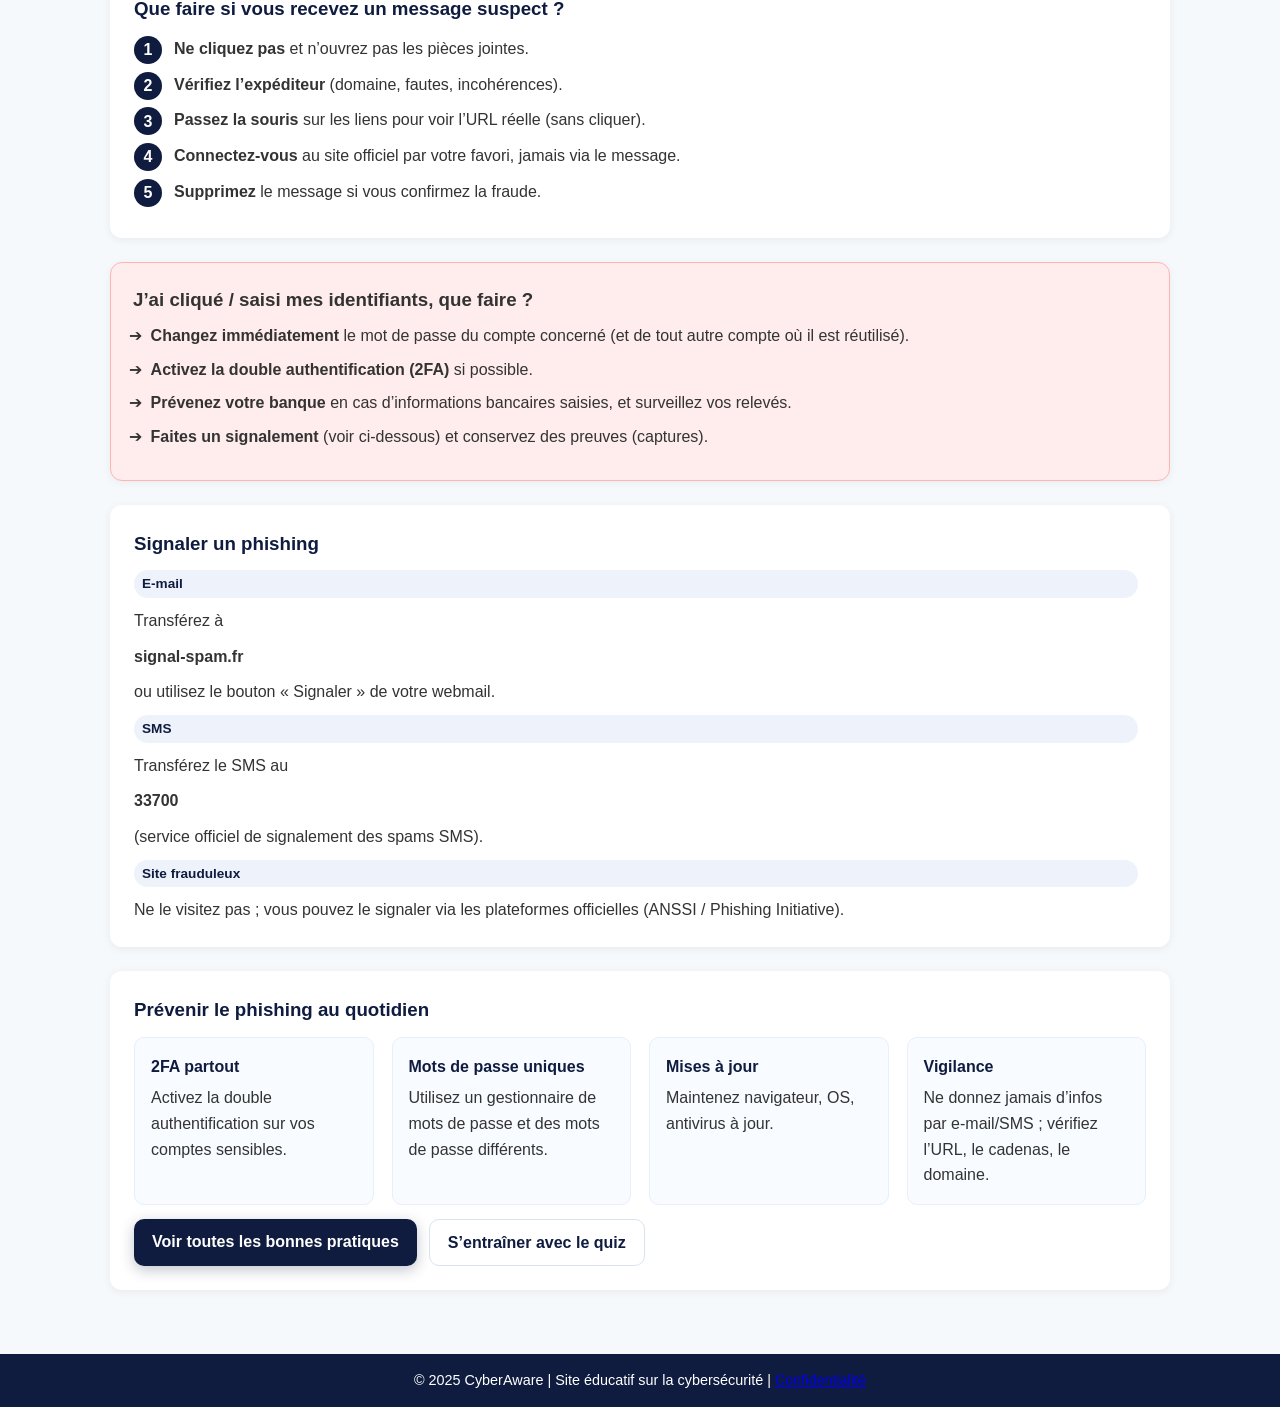
<file: phishing.html>
<!DOCTYPE html>
<html lang="fr">
<head>
  <meta charset="UTF-8">
  <meta name="viewport" content="width=device-width, initial-scale=1.0">
  <title>Phishing – CyberAware</title>
  <link rel="stylesheet" href="style.css">
</head>
<body>
  <header>
    <img src="img/cyberl.png" alt="Logo CyberAware" class="logo">
    <h1>CyberAware</h1>
    <nav>
      <ul>
        <li><a href="site.html">Accueil</a></li>
        <li><a href="menaces.html">Menaces</a></li>
        <li><a href="protection.html">Se protéger</a></li>
        <li><a href="quiz.html">Quiz</a></li>
        <li><a href="contact.html">Contact</a></li>
      </ul>
    </nav>
  </header>
  <main>
  <!-- Hero court -->
  <section class="section-hero">
    <h2>Phishing (hameçonnage)</h2>
    <p>Le phishing est une technique frauduleuse où un attaquant se fait passer pour un organisme de confiance afin d’obtenir vos données (identifiants, cartes bancaires, etc.).</p>
    <div class="cta-row">
      <a href="menaces.html" class="btn btn-secondary">← Retour aux menaces</a>
      <a href="protection.html" class="btn">Bonnes pratiques</a>
    </div>
  </section>

  <!-- Alerte/intro visuelle -->
  <section class="alert alert-warning">
    <h3>Reconnaître vite un phishing</h3>
    <ul class="list-check">
      <li>Adresse d’expéditeur suspecte ou différente du domaine officiel.</li>
      <li>Urgence artificielle : « votre compte va être bloqué », « paiement en retard »…</li>
      <li>Liens qui redirigent vers un site dont l’URL n’est pas officielle.</li>
      <li>Fautes de grammaire, mise en page approximative, pièces jointes inattendues.</li>
    </ul>
  </section>

  <!-- Exemple -->
  <section class="card">
    <div class="card-media">
      <img src="img/phishing.png" alt="Exemple d’email de phishing" />
    </div>
    <div class="card-body">
      <h3>Exemple typique</h3>
      <p>Un e-mail (ou SMS) imite votre banque et vous demande de « vérifier vos informations » via un lien. La page est une copie du vrai site et vole vos identifiants.</p>
    </div>
  </section>

  <!-- Que faire ? -->
  <section class="card">
    <h3>Que faire si vous recevez un message suspect ?</h3>
    <ol class="steps">
      <li><strong>Ne cliquez pas</strong> et n’ouvrez pas les pièces jointes.</li>
      <li><strong>Vérifiez l’expéditeur</strong> (domaine, fautes, incohérences).</li>
      <li><strong>Passez la souris</strong> sur les liens pour voir l’URL réelle (sans cliquer).</li>
      <li><strong>Connectez-vous</strong> au site officiel par votre favori, jamais via le message.</li>
      <li><strong>Supprimez</strong> le message si vous confirmez la fraude.</li>
    </ol>
  </section>

  <!-- Vous avez cliqué / transmis des infos ? -->
  <section class="alert alert-danger">
    <h3>J’ai cliqué / saisi mes identifiants, que faire ?</h3>
    <ul class="list-arrow">
      <li><strong>Changez immédiatement</strong> le mot de passe du compte concerné (et de tout autre compte où il est réutilisé).</li>
      <li><strong>Activez la double authentification (2FA)</strong> si possible.</li>
      <li><strong>Prévenez votre banque</strong> en cas d’informations bancaires saisies, et surveillez vos relevés.</li>
      <li><strong>Faites un signalement</strong> (voir ci-dessous) et conservez des preuves (captures).</li>
    </ul>
  </section>

  <!-- Signaler -->
  <section class="card">
    <h3>Signaler un phishing</h3>
    <div class="chips">
      <span class="chip">E-mail</span> Transférez à <strong>signal-spam.fr</strong> ou utilisez le bouton « Signaler » de votre webmail.<br>
      <span class="chip">SMS</span> Transférez le SMS au <strong>33700</strong> (service officiel de signalement des spams SMS).<br>
      <span class="chip">Site frauduleux</span> Ne le visitez pas ; vous pouvez le signaler via les plateformes officielles (ANSSI / Phishing Initiative).
    </div>
  </section>

  <!-- Prévention -->
  <section class="card">
    <h3>Prévenir le phishing au quotidien</h3>
    <div class="grid tips-grid">
      <div class="tip">
        <h4>2FA partout</h4>
        <p>Activez la double authentification sur vos comptes sensibles.</p>
      </div>
      <div class="tip">
        <h4>Mots de passe uniques</h4>
        <p>Utilisez un gestionnaire de mots de passe et des mots de passe différents.</p>
      </div>
      <div class="tip">
        <h4>Mises à jour</h4>
        <p>Maintenez navigateur, OS, antivirus à jour.</p>
      </div>
      <div class="tip">
        <h4>Vigilance</h4>
        <p>Ne donnez jamais d’infos par e-mail/SMS ; vérifiez l’URL, le cadenas, le domaine.</p>
      </div>
    </div>
    <div class="cta-row">
      <a class="btn" href="protection.html">Voir toutes les bonnes pratiques</a>
      <a class="btn btn-ghost" href="quiz.html">S’entraîner avec le quiz</a>
    </div>
  </section>
</main>
  <footer>
  <p>
    &copy; 2025 CyberAware | Site éducatif sur la cybersécurité |
    <a href="confidentialite.html">Confidentialité</a>
  </p>
</footer>

</body>
</html>
</file>
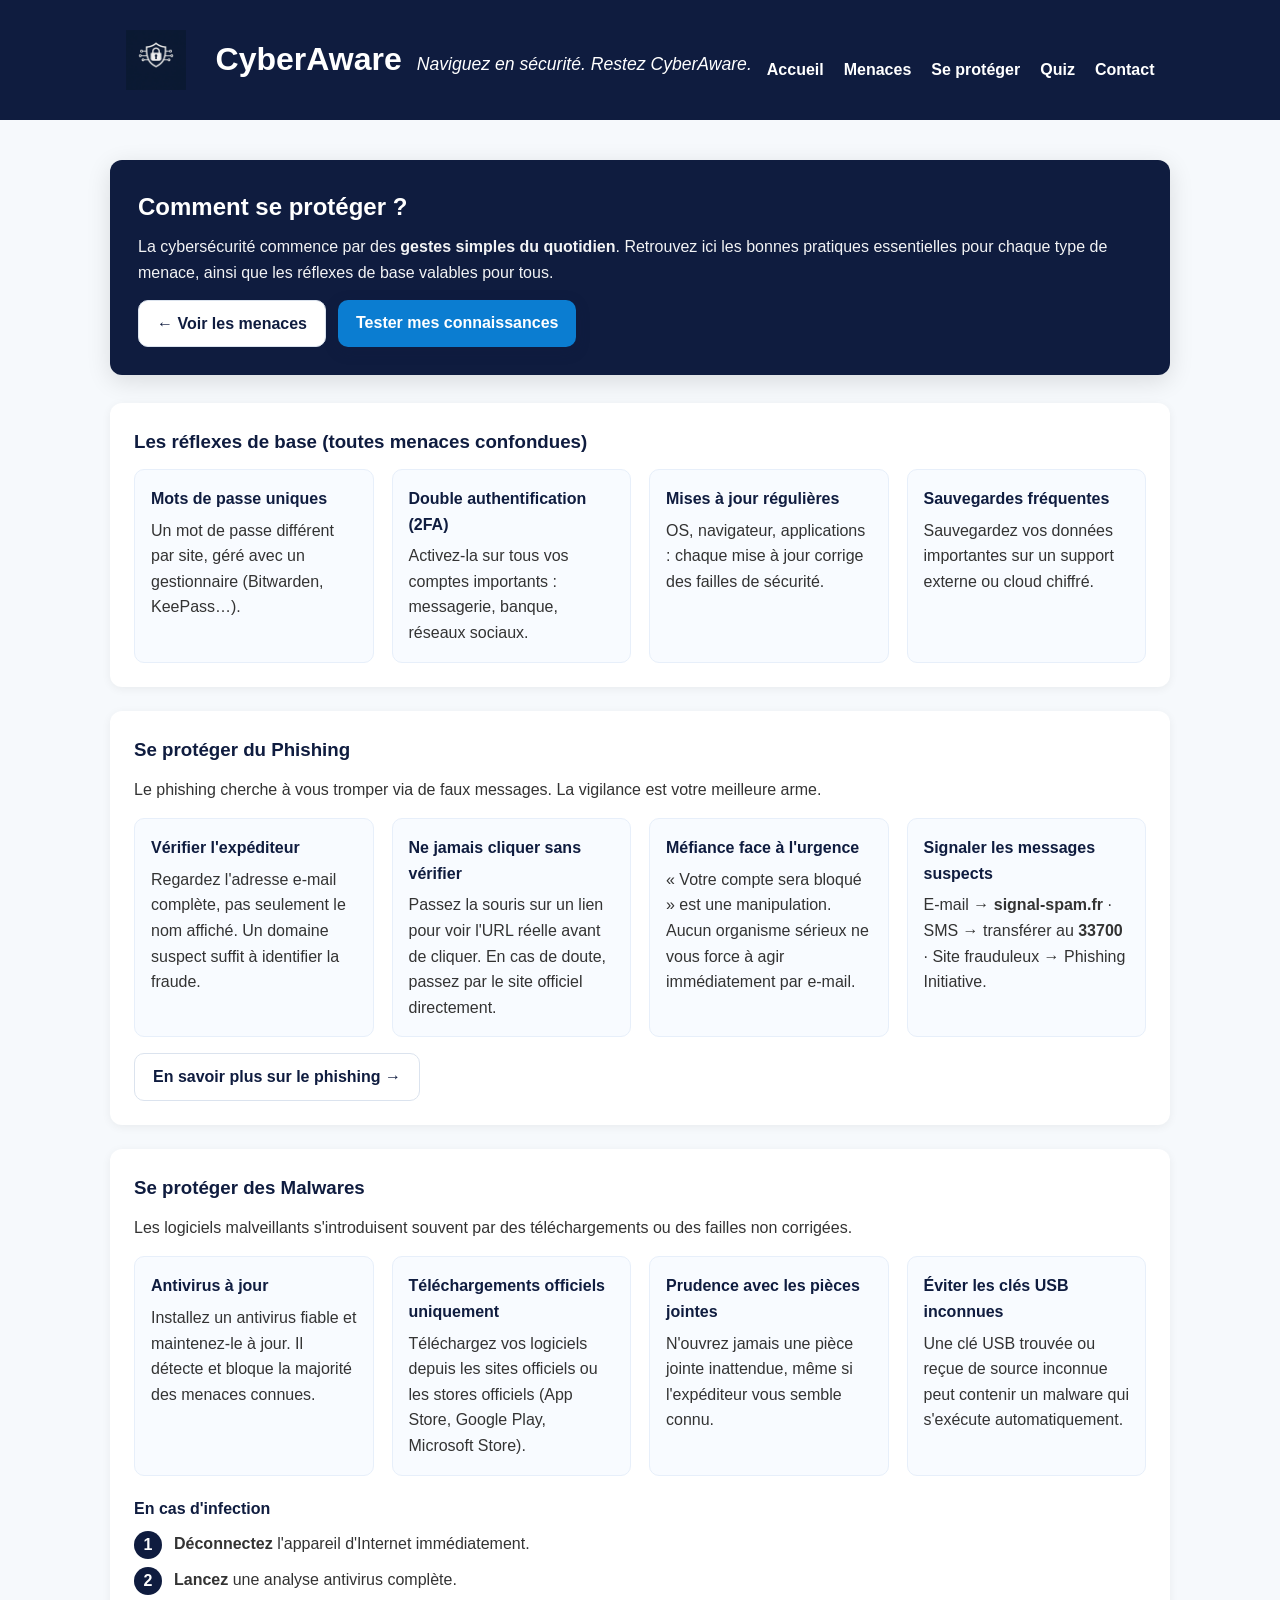
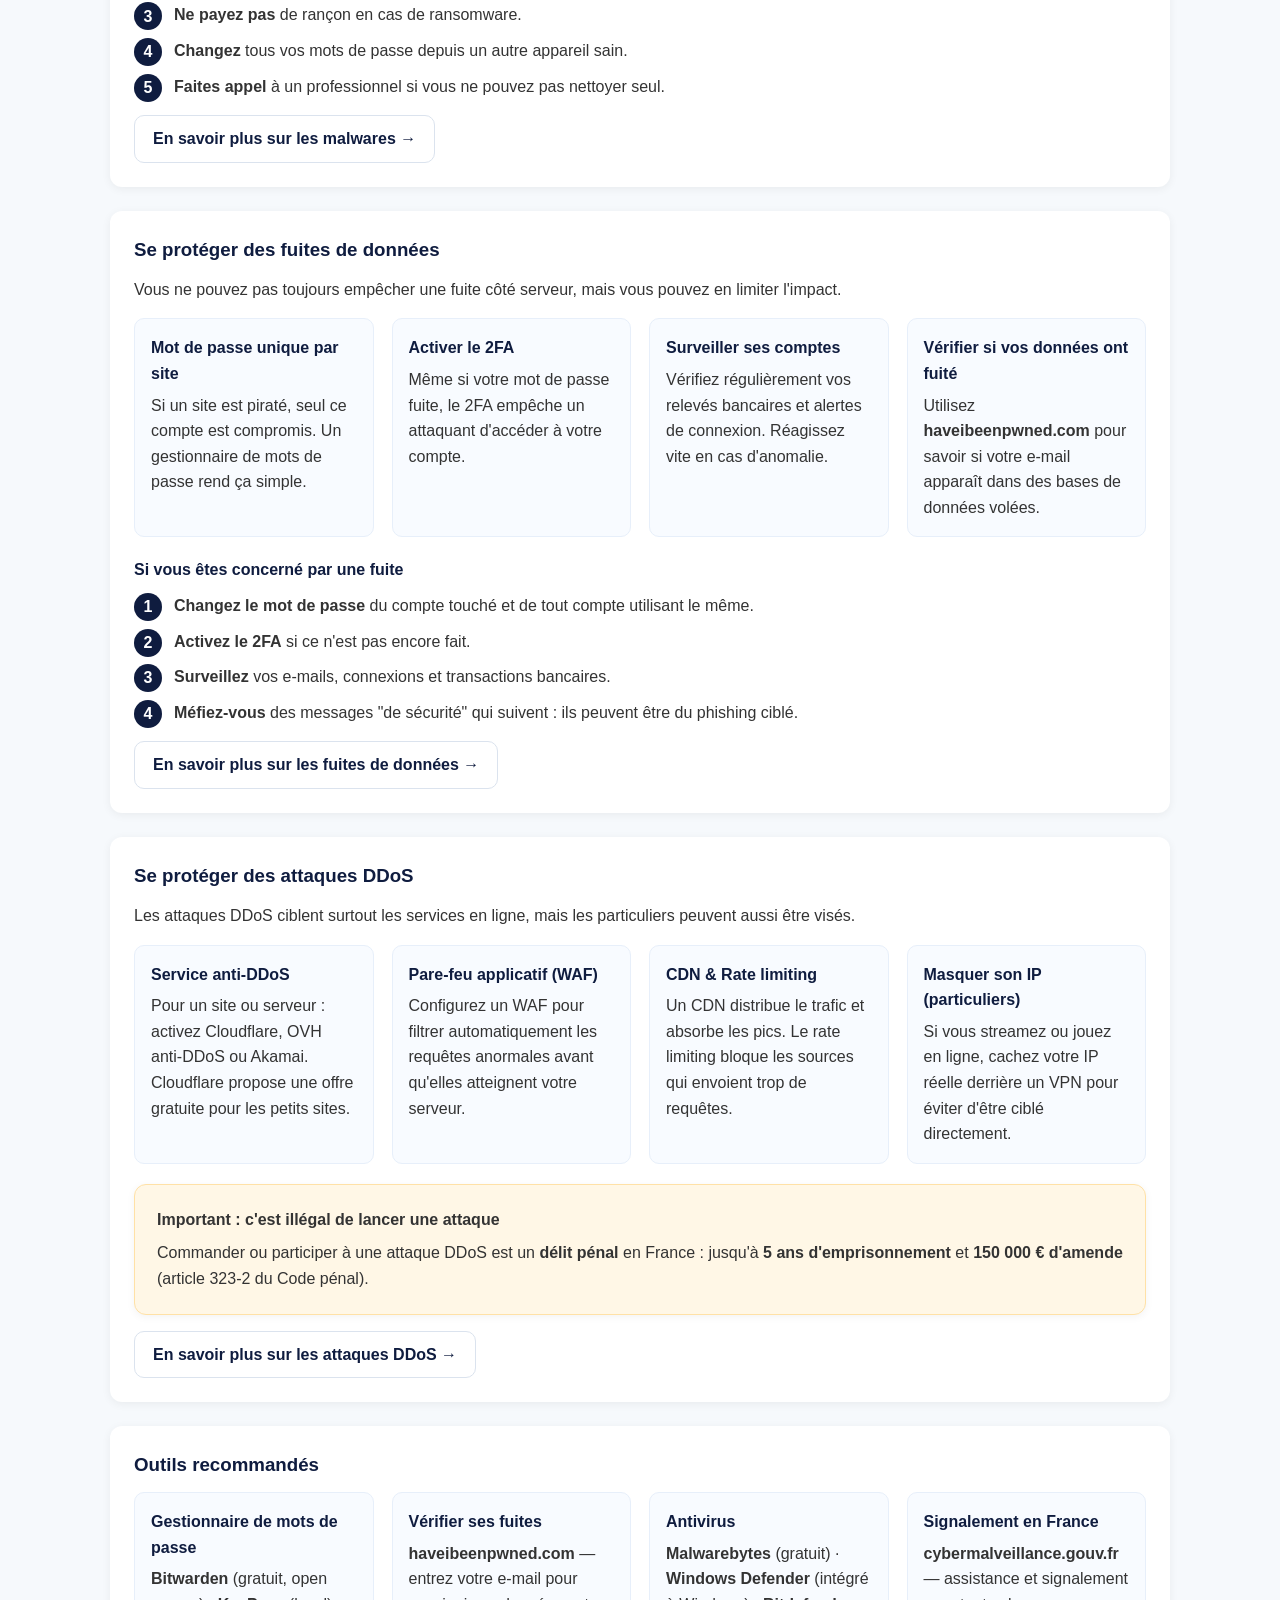
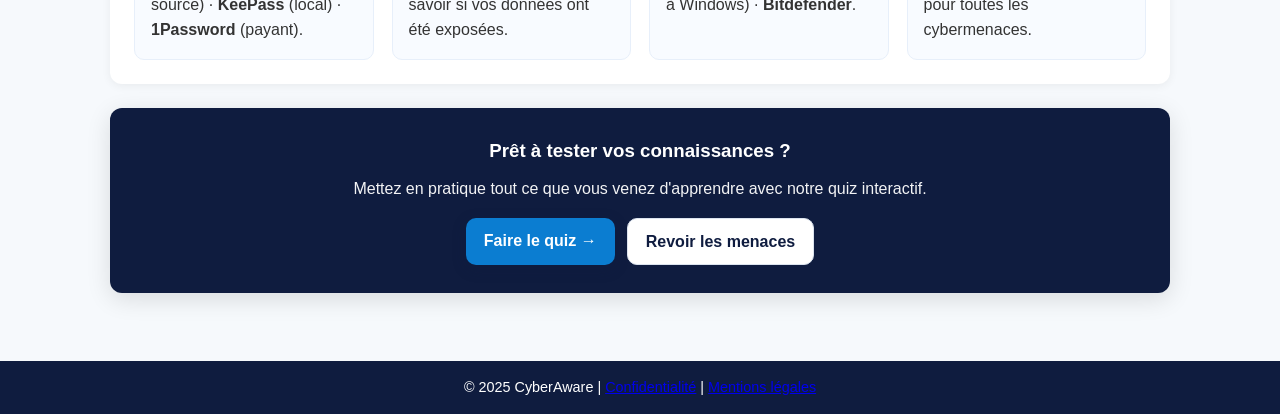
<file: protection.html>
<!DOCTYPE html>
<html lang="fr">
<head>
  <meta charset="UTF-8">
  <meta name="viewport" content="width=device-width, initial-scale=1.0">
  <title>Se protéger – CyberAware</title>
  <link rel="stylesheet" href="style.css">
</head>

<body>

<header>
  <img src="img/cyberl.png" alt="Logo CyberAware" class="logo">
  <h1>CyberAware</h1>
  <p class="slogan">Naviguez en sécurité. Restez CyberAware.</p>
  <nav>
    <ul>
      <li><a href="site.html">Accueil</a></li>
      <li><a href="menaces.html">Menaces</a></li>
      <li><a href="protection.html">Se protéger</a></li>
      <li><a href="quiz.html">Quiz</a></li>
      <li><a href="contact.html">Contact</a></li>
    </ul>
  </nav>
</header>

<main>

  <!-- HERO -->
  <section class="section-hero">
    <h2>Comment se protéger ?</h2>
    <p>
      La cybersécurité commence par des <strong>gestes simples du quotidien</strong>.
      Retrouvez ici les bonnes pratiques essentielles pour chaque type de menace,
      ainsi que les réflexes de base valables pour tous.
    </p>
    <div class="cta-row">
      <a href="menaces.html" class="btn btn-ghost">← Voir les menaces</a>
      <a href="quiz.html" class="btn btn-secondary">Tester mes connaissances</a>
    </div>
  </section>

  <!-- RÉFLEXES DE BASE -->
  <section class="card">
    <h3>Les réflexes de base (toutes menaces confondues)</h3>
    <div class="tips-grid">
      <div class="tip">
        <h4>Mots de passe uniques</h4>
        <p>Un mot de passe différent par site, géré avec un gestionnaire (Bitwarden, KeePass…).</p>
      </div>
      <div class="tip">
        <h4>Double authentification (2FA)</h4>
        <p>Activez-la sur tous vos comptes importants : messagerie, banque, réseaux sociaux.</p>
      </div>
      <div class="tip">
        <h4>Mises à jour régulières</h4>
        <p>OS, navigateur, applications : chaque mise à jour corrige des failles de sécurité.</p>
      </div>
      <div class="tip">
        <h4>Sauvegardes fréquentes</h4>
        <p>Sauvegardez vos données importantes sur un support externe ou cloud chiffré.</p>
      </div>
    </div>
  </section>

  <!-- PHISHING -->
  <section class="card" id="phishing">
    <h3>Se protéger du Phishing</h3>
    <p style="margin-bottom:16px;">
      Le phishing cherche à vous tromper via de faux messages. La vigilance est votre meilleure arme.
    </p>
    <div class="tips-grid">
      <div class="tip">
        <h4>Vérifier l'expéditeur</h4>
        <p>Regardez l'adresse e-mail complète, pas seulement le nom affiché. Un domaine suspect suffit à identifier la fraude.</p>
      </div>
      <div class="tip">
        <h4>Ne jamais cliquer sans vérifier</h4>
        <p>Passez la souris sur un lien pour voir l'URL réelle avant de cliquer. En cas de doute, passez par le site officiel directement.</p>
      </div>
      <div class="tip">
        <h4>Méfiance face à l'urgence</h4>
        <p>« Votre compte sera bloqué » est une manipulation. Aucun organisme sérieux ne vous force à agir immédiatement par e-mail.</p>
      </div>
      <div class="tip">
        <h4>Signaler les messages suspects</h4>
        <p>E-mail → <strong>signal-spam.fr</strong> · SMS → transférer au <strong>33700</strong> · Site frauduleux → Phishing Initiative.</p>
      </div>
    </div>
    <div class="cta-row" style="margin-top:16px;">
      <a href="phishing.html" class="btn btn-ghost">En savoir plus sur le phishing →</a>
    </div>
  </section>

  <!-- MALWARE -->
  <section class="card" id="malware">
    <h3>Se protéger des Malwares</h3>
    <p style="margin-bottom:16px;">
      Les logiciels malveillants s'introduisent souvent par des téléchargements ou des failles non corrigées.
    </p>
    <div class="tips-grid">
      <div class="tip">
        <h4>Antivirus à jour</h4>
        <p>Installez un antivirus fiable et maintenez-le à jour. Il détecte et bloque la majorité des menaces connues.</p>
      </div>
      <div class="tip">
        <h4>Téléchargements officiels uniquement</h4>
        <p>Téléchargez vos logiciels depuis les sites officiels ou les stores officiels (App Store, Google Play, Microsoft Store).</p>
      </div>
      <div class="tip">
        <h4>Prudence avec les pièces jointes</h4>
        <p>N'ouvrez jamais une pièce jointe inattendue, même si l'expéditeur vous semble connu.</p>
      </div>
      <div class="tip">
        <h4>Éviter les clés USB inconnues</h4>
        <p>Une clé USB trouvée ou reçue de source inconnue peut contenir un malware qui s'exécute automatiquement.</p>
      </div>
    </div>

    <h4 style="color:#0f1c3f; margin: 20px 0 10px;">En cas d'infection</h4>
    <ol class="steps">
      <li><strong>Déconnectez</strong> l'appareil d'Internet immédiatement.</li>
      <li><strong>Lancez</strong> une analyse antivirus complète.</li>
      <li><strong>Ne payez pas</strong> de rançon en cas de ransomware.</li>
      <li><strong>Changez</strong> tous vos mots de passe depuis un autre appareil sain.</li>
      <li><strong>Faites appel</strong> à un professionnel si vous ne pouvez pas nettoyer seul.</li>
    </ol>
    <div class="cta-row" style="margin-top:16px;">
      <a href="malware.html" class="btn btn-ghost">En savoir plus sur les malwares →</a>
    </div>
  </section>

  <!-- FUITE DE DONNÉES -->
  <section class="card" id="fuite">
    <h3>Se protéger des fuites de données</h3>
    <p style="margin-bottom:16px;">
      Vous ne pouvez pas toujours empêcher une fuite côté serveur, mais vous pouvez en limiter l'impact.
    </p>
    <div class="tips-grid">
      <div class="tip">
        <h4>Mot de passe unique par site</h4>
        <p>Si un site est piraté, seul ce compte est compromis. Un gestionnaire de mots de passe rend ça simple.</p>
      </div>
      <div class="tip">
        <h4>Activer le 2FA</h4>
        <p>Même si votre mot de passe fuite, le 2FA empêche un attaquant d'accéder à votre compte.</p>
      </div>
      <div class="tip">
        <h4>Surveiller ses comptes</h4>
        <p>Vérifiez régulièrement vos relevés bancaires et alertes de connexion. Réagissez vite en cas d'anomalie.</p>
      </div>
      <div class="tip">
        <h4>Vérifier si vos données ont fuité</h4>
        <p>Utilisez <strong>haveibeenpwned.com</strong> pour savoir si votre e-mail apparaît dans des bases de données volées.</p>
      </div>
    </div>

    <h4 style="color:#0f1c3f; margin: 20px 0 10px;">Si vous êtes concerné par une fuite</h4>
    <ol class="steps">
      <li><strong>Changez le mot de passe</strong> du compte touché et de tout compte utilisant le même.</li>
      <li><strong>Activez le 2FA</strong> si ce n'est pas encore fait.</li>
      <li><strong>Surveillez</strong> vos e-mails, connexions et transactions bancaires.</li>
      <li><strong>Méfiez-vous</strong> des messages "de sécurité" qui suivent : ils peuvent être du phishing ciblé.</li>
    </ol>
    <div class="cta-row" style="margin-top:16px;">
      <a href="fuite données personnelles.html" class="btn btn-ghost">En savoir plus sur les fuites de données →</a>
    </div>
  </section>

  <!-- DDOS -->
  <section class="card" id="ddos">
    <h3>Se protéger des attaques DDoS</h3>
    <p style="margin-bottom:16px;">
      Les attaques DDoS ciblent surtout les services en ligne, mais les particuliers peuvent aussi être visés.
    </p>
    <div class="tips-grid">
      <div class="tip">
        <h4>Service anti-DDoS</h4>
        <p>Pour un site ou serveur : activez Cloudflare, OVH anti-DDoS ou Akamai. Cloudflare propose une offre gratuite pour les petits sites.</p>
      </div>
      <div class="tip">
        <h4>Pare-feu applicatif (WAF)</h4>
        <p>Configurez un WAF pour filtrer automatiquement les requêtes anormales avant qu'elles atteignent votre serveur.</p>
      </div>
      <div class="tip">
        <h4>CDN & Rate limiting</h4>
        <p>Un CDN distribue le trafic et absorbe les pics. Le rate limiting bloque les sources qui envoient trop de requêtes.</p>
      </div>
      <div class="tip">
        <h4>Masquer son IP (particuliers)</h4>
        <p>Si vous streamez ou jouez en ligne, cachez votre IP réelle derrière un VPN pour éviter d'être ciblé directement.</p>
      </div>
    </div>

    <section class="alert alert-warning" style="margin-top:20px; margin-bottom:0;">
      <h4 style="margin-bottom:8px;">Important : c'est illégal de lancer une attaque</h4>
      <p>
        Commander ou participer à une attaque DDoS est un <strong>délit pénal</strong> en France :
        jusqu'à <strong>5 ans d'emprisonnement</strong> et <strong>150 000 € d'amende</strong>
        (article 323-2 du Code pénal).
      </p>
    </section>
    <div class="cta-row" style="margin-top:16px;">
      <a href="ddos.html" class="btn btn-ghost">En savoir plus sur les attaques DDoS →</a>
    </div>
  </section>

  <!-- OUTILS RECOMMANDÉS -->
  <section class="card">
    <h3>Outils recommandés</h3>
    <div class="tips-grid">
      <div class="tip">
        <h4>Gestionnaire de mots de passe</h4>
        <p><strong>Bitwarden</strong> (gratuit, open source) · <strong>KeePass</strong> (local) · <strong>1Password</strong> (payant).</p>
      </div>
      <div class="tip">
        <h4>Vérifier ses fuites</h4>
        <p><strong>haveibeenpwned.com</strong> — entrez votre e-mail pour savoir si vos données ont été exposées.</p>
      </div>
      <div class="tip">
        <h4>Antivirus</h4>
        <p><strong>Malwarebytes</strong> (gratuit) · <strong>Windows Defender</strong> (intégré à Windows) · <strong>Bitdefender</strong>.</p>
      </div>
      <div class="tip">
        <h4>Signalement en France</h4>
        <p><strong>cybermalveillance.gouv.fr</strong> — assistance et signalement pour toutes les cybermenaces.</p>
      </div>
    </div>
  </section>

  <!-- CTA FINAL -->
  <section class="section-hero" style="text-align:center;">
    <h3 style="color:#fff; margin-bottom:10px;">Prêt à tester vos connaissances ?</h3>
    <p style="opacity:.95; margin-bottom:16px;">
      Mettez en pratique tout ce que vous venez d'apprendre avec notre quiz interactif.
    </p>
    <div class="cta-row" style="justify-content:center;">
      <a href="quiz.html" class="btn btn-secondary">Faire le quiz →</a>
      <a href="menaces.html" class="btn btn-ghost">Revoir les menaces</a>
    </div>
  </section>

</main>

<footer>
  <p>
    &copy; 2025 CyberAware |
    <a href="Confidentialité.html">Confidentialité</a> |
    <a href="Mentions légales.html">Mentions légales</a>
  </p>
</footer>

</body>
</html>
</file>
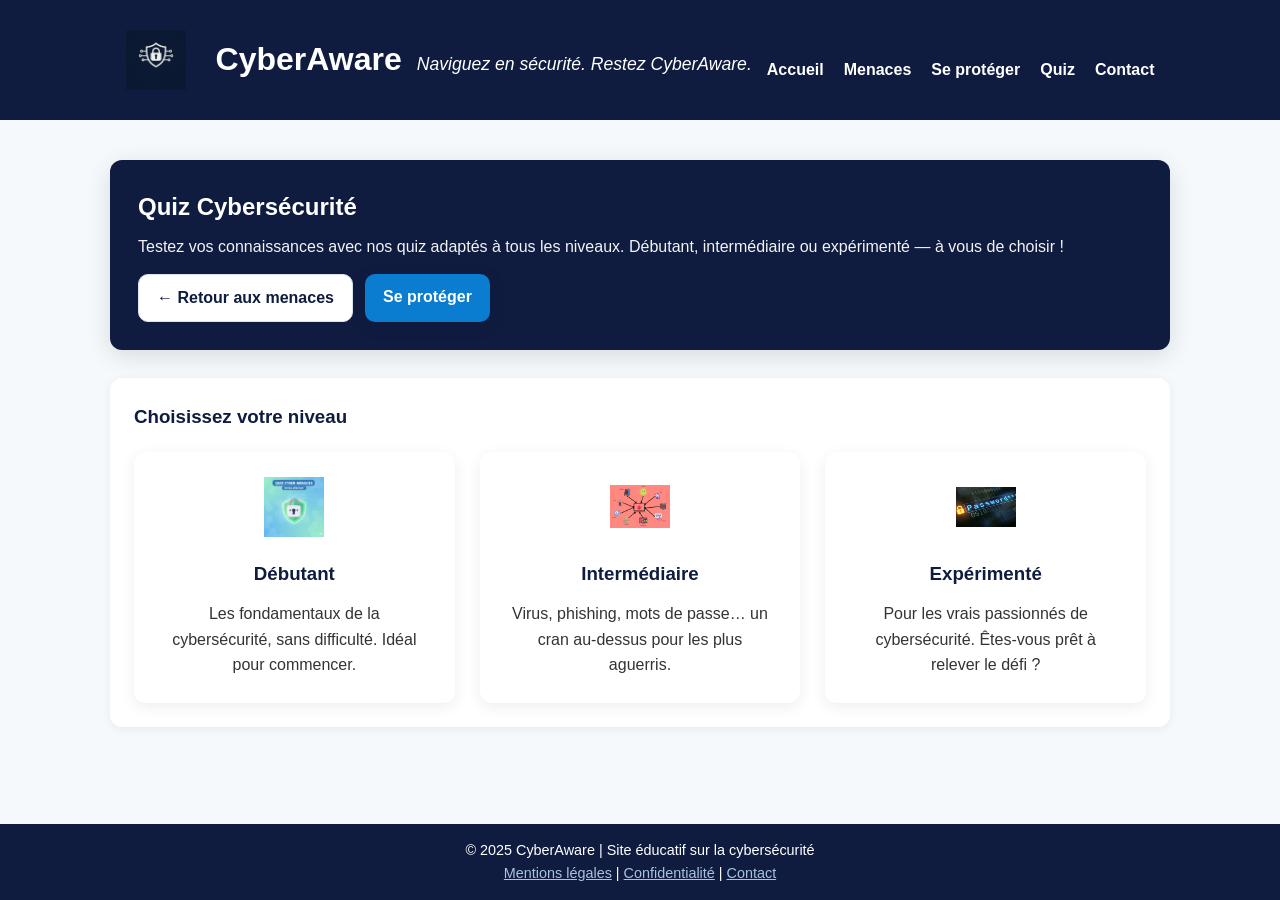
<file: quiz.html>
<!DOCTYPE html>
<html lang="fr">
<head>
  <meta charset="UTF-8">
  <meta name="viewport" content="width=device-width, initial-scale=1.0">
  <title>Quiz – CyberAware</title>
  <link rel="stylesheet" href="style.css">
  <style>
    .carte-menace { cursor: pointer; }
    .iframe-wrapper {
      position: relative;
      width: 100%;
      border-radius: 10px;
      overflow: hidden;
    }
    .iframe-wrapper iframe {
      width: 100%;
      height: 700px;
      border: none;
      display: block;
    }
  </style>
</head>
<body>

<header>
  <img src="img/cyberl.png" alt="Logo CyberAware" class="logo">
  <h1>CyberAware</h1>
  <p class="slogan">Naviguez en sécurité. Restez CyberAware.</p>
  <nav>
    <ul>
      <li><a href="site.html">Accueil</a></li>
      <li><a href="menaces.html">Menaces</a></li>
      <li><a href="protection.html">Se protéger</a></li>
      <li><a href="quiz.html">Quiz</a></li>
      <li><a href="contact.html">Contact</a></li>
    </ul>
  </nav>
</header>

<main>

  <!-- HERO -->
  <section class="section-hero">
    <h2>Quiz Cybersécurité</h2>
    <p>Testez vos connaissances avec nos quiz adaptés à tous les niveaux. Débutant, intermédiaire ou expérimenté — à vous de choisir !</p>
    <div class="cta-row">
      <a href="menaces.html" class="btn btn-ghost">← Retour aux menaces</a>
      <a href="protection.html" class="btn btn-secondary">Se protéger</a>
    </div>
  </section>

  <!-- CARTES QUIZ -->
  <section class="card">
    <h3>Choisissez votre niveau</h3>
    <div class="cartes-menaces" style="margin-top:20px;">

      <a href="https://docs.google.com/forms/d/e/1FAIpQLScfBncm4Yvx4akLb5GOyICJad1qmLFeebmUa3QA8Kg1WNPshQ/viewform" target="_blank" class="carte-menace">
        <img src="img/quiz-debutant.png" alt="Quiz débutant">
        <h3>Débutant</h3>
        <p>Les fondamentaux de la cybersécurité, sans difficulté. Idéal pour commencer.</p>
      </a>

      <a href="https://docs.google.com/forms/d/e/1FAIpQLSc_L-tRyc7SPksHxQhY1IirL_an_VaCvucWNft6ZdfgCn2p8w/viewform" target="_blank" class="carte-menace">
        <img src="img/malware.png" alt="Quiz intermédiaire">
        <h3>Intermédiaire</h3>
        <p>Virus, phishing, mots de passe… un cran au-dessus pour les plus aguerris.</p>
      </a>

      <a href="https://docs.google.com/forms/d/e/1FAIpQLSe5NNEMCG31dSXpj6MbYcyApEnRuBUuStpLnFBLShAyrsfLbw/viewform" target="_blank" class="carte-menace">
        <img src="img/password.png" alt="Quiz expérimenté">
        <h3>Expérimenté</h3>
        <p>Pour les vrais passionnés de cybersécurité. Êtes-vous prêt à relever le défi ?</p>
      </a>

    </div>
  </section>



</main>

<footer>
  <p>&copy; 2025 CyberAware | Site éducatif sur la cybersécurité</p>
  <p>
    <a href="Mentions légales.html" style="color:#aac4e0;">Mentions légales</a> |
    <a href="Confidentialité.html" style="color:#aac4e0;">Confidentialité</a> |
    <a href="contact.html" style="color:#aac4e0;">Contact</a>
  </p>
</footer>

</body>
</html>
</file>
<file: style.css>
/* RESET de base */
* {
  margin: 0;
  padding: 0;
  box-sizing: border-box;
}

/* Général */
body {
  font-family: 'Segoe UI', sans-serif;
  background-color: #f6f9fc;
  color: #333;
  line-height: 1.6;
  min-height: 100vh;
  display: flex;
  flex-direction: column;
}

/* Header */
header {
  background-color: #0f1c3f;
  color: white;
  padding: 30px 20px;
  text-align: center;
}

.slogan {
  font-style: italic;
  font-size: 1.1em;
  margin-top: 8px;
}

/* Navigation */
nav ul {
  list-style: none;
  display: flex;
  justify-content: center;
  flex-wrap: wrap;
  gap: 20px;
  margin-top: 20px;
}

nav a {
  color: white;
  text-decoration: none;
  font-weight: bold;
  transition: color 0.3s;
}

nav a:hover {
  color: #00bfff;
}

/* Main Sections */
main {
  padding: 40px 20px;
  max-width: 1100px;
  margin: auto;
  flex: 1;
  width: 100%;
}

section {
  background: white;
  border-radius: 10px;
  padding: 30px;
  margin-bottom: 30px;
  box-shadow: 0 2px 8px rgba(0,0,0,0.05);
}

section h2 {
  color: #0f1c3f;
  margin-bottom: 20px;
}

/* Footer */
footer {
  background-color: #0f1c3f;
  color: white;
  text-align: center;
  padding: 15px 0;
  font-size: 0.9em;
}

.logo {
  width: 60px;
  vertical-align: middle;
  margin-right: 15px;
}
header h1 {
  display: inline-block;
  vertical-align: middle;
  margin: 0;
}
header {
  display: flex;
  align-items: center;
  flex-direction: column;
  text-align: center;
}
@media screen and (min-width: 600px) {
  header {
    flex-direction: row;
    justify-content: center;
    gap: 15px;
    text-align: left;
  }
}
.cartes-menaces {
  display: grid;
  grid-template-columns: repeat(auto-fit, minmax(240px, 1fr));
  gap: 25px;
  margin-top: 30px;
}

.carte-menace {
  background: white;
  border-radius: 12px;
  box-shadow: 0 4px 15px rgba(0, 0, 0, 0.07);
  text-align: center;
  padding: 25px;
  text-decoration: none;
  color: #333;
  transition: transform 0.3s ease, box-shadow 0.3s ease;
}

.carte-menace:hover {
  transform: translateY(-5px);
  box-shadow: 0 6px 25px rgba(0, 0, 0, 0.12);
}

.carte-menace img {
  width: 60px;
  height: 60px;
  object-fit: contain;
  margin-bottom: 15px;
}

.carte-menace h3 {
  color: #0f1c3f;
  margin-bottom: 10px;
}

/* Section hero */
.hero {
  text-align: center;
  padding: 50px 20px;
  background-color: #f2f6fa;
  border-radius: 10px;
  margin-bottom: 40px;
}

.hero h1 {
  font-size: 2em;
  margin-bottom: 10px;
  color: #0f1c3f;
}

.hero p {
  font-size: 1.1em;
  color: #555;
  margin-bottom: 25px;
}

/* Bouton principal */
.btn-primary {
  display: inline-block;
  background-color: #0f1c3f;
  color: white;
  padding: 12px 28px;
  font-size: 1em;
  border-radius: 8px;
  text-decoration: none;
  box-shadow: 0 4px 8px rgba(0, 0, 0, 0.1);
  transition: background-color 0.3s ease, transform 0.2s ease;
}

.btn-primary:hover {
  background-color: #00bfff;
  color: #0f1c3f;
  transform: scale(1.05);
}

/* Hero léger */
.section-hero {
  background: #0f1c3f;
  color: #fff;
  border-radius: 12px;
  padding: 28px;
  margin-bottom: 28px;
  box-shadow: 0 6px 24px rgba(0,0,0,.12);
}
.section-hero h2 { color: #fff; margin-bottom: 8px; }
.section-hero p { opacity: .95; }

/* Buttons */
.btn {
  display:inline-block; padding: 10px 18px; border-radius: 10px;
  background:#0f1c3f; color:#fff; text-decoration:none; font-weight:600;
  box-shadow: 0 4px 14px rgba(15,28,63,.25);
  transition: transform .15s ease, box-shadow .2s ease, background .2s ease;
}
.btn:hover { transform: translateY(-1px); box-shadow:0 6px 18px rgba(15,28,63,.28); background:#14265b; }
.btn-secondary { background:#0b7dd1; }
.btn-secondary:hover { background:#0a6bb3; }
.btn-ghost { background:#fff; color:#0f1c3f; border:1px solid #dbe3ee; box-shadow:none; }
.btn-ghost:hover { background:#f6f9fc; }

.cta-row { display:flex; gap:12px; flex-wrap:wrap; margin-top:14px; }

/* Cards */
.card {
  background:#fff; border-radius:12px; padding:24px; margin-bottom:24px;
  box-shadow:0 2px 10px rgba(0,0,0,.06);
}
.card-media img { width:100%; height:auto; border-radius:10px; margin-bottom:16px; }
.card h3 { color:#0f1c3f; margin-bottom:12px; }
.card-body p { margin:0; }

/* Alerts */
.alert { border-radius:12px; padding:22px; margin-bottom:24px; }
.alert-warning { background:#fff7e6; border:1px solid #ffe1a6; }
.alert-danger  { background:#ffecec;  border:1px solid #ffb4b4; }

/* Lists */
.list-check, .list-arrow { padding-left: 1.1rem; }
.list-check li { margin:8px 0; list-style: "✔  "; }
.list-arrow li { margin:8px 0; list-style: "➔  "; }

.steps { counter-reset: step; padding-left: 0; }
.steps li {
  list-style:none; margin:10px 0; padding-left:40px; position:relative;
}
.steps li::before{
  counter-increment: step; content: counter(step);
  position:absolute; left:0; top:0; width:28px; height:28px;
  background:#0f1c3f; color:#fff; border-radius:50%;
  display:flex; align-items:center; justify-content:center; font-weight:700;
}

/* Chips */
.chips { display:grid; gap:10px; }
.chip {
  display:inline-block; font-size:.85rem; font-weight:700;
  padding:3px 8px; border-radius:999px; background:#eef3fb; color:#0f1c3f; margin-right:8px;
}

/* Tips grid */
.tips-grid { display:grid; gap:18px; grid-template-columns: repeat(auto-fit, minmax(220px,1fr)); }
.tip { background:#f8fbff; border:1px solid #e7effa; border-radius:10px; padding:16px; }
.tip h4 { margin:0 0 6px 0; color:#0f1c3f; }

/* Responsive spacing harmonisation */
main section + section { margin-top: 22px; }

/* Sources / Crédits */
.source-link{
  color:#0b7dd1;
  font-weight:600;
  text-decoration: underline;
  text-underline-offset: 3px;
}
.source-link:hover{
  color:#00bfff;
}
.source-note{
  margin-top: 12px;
  font-size: 0.95em;
  color:#555;
}
</file>
